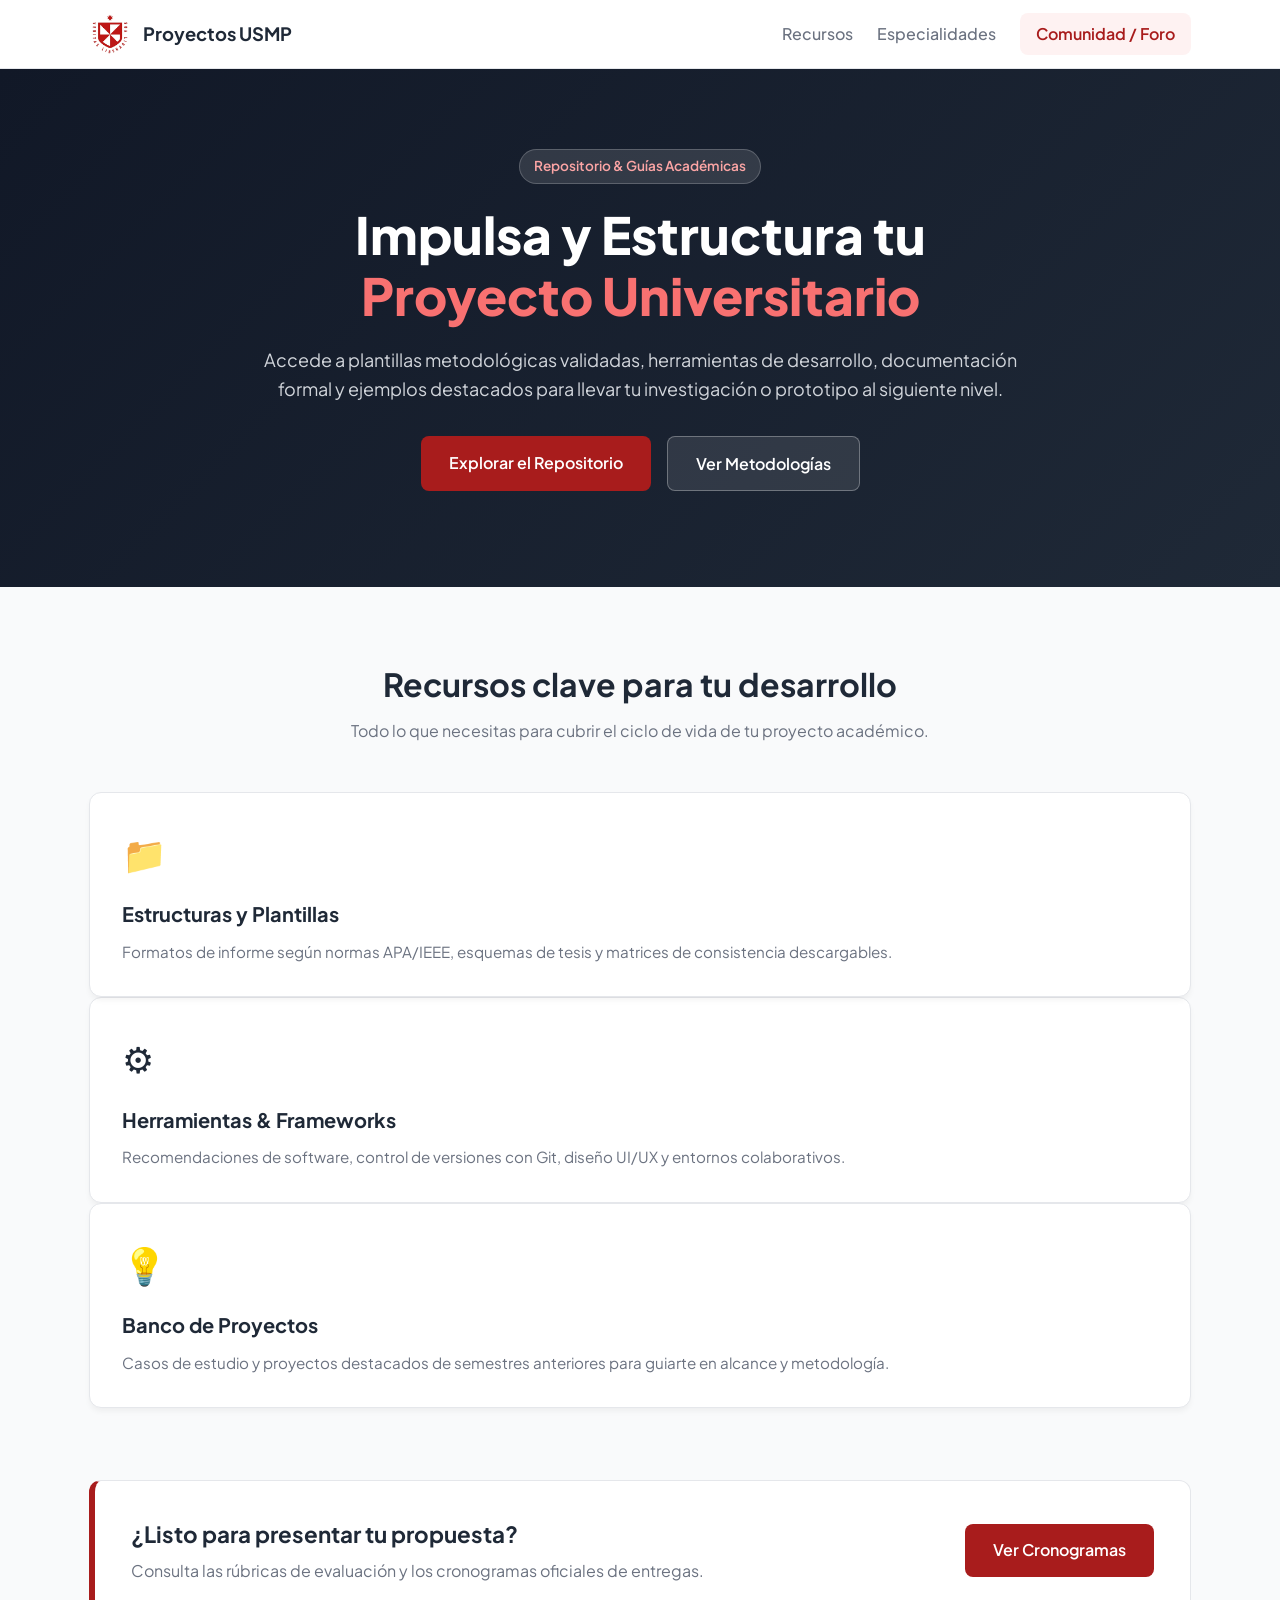
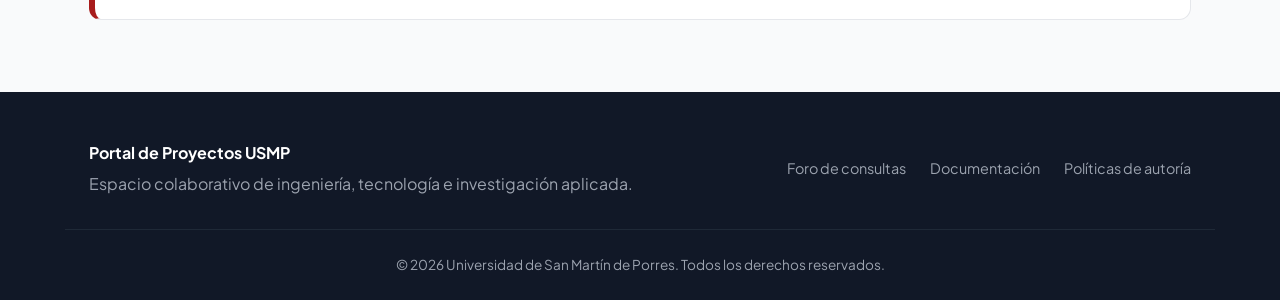
<file: index.html>
<!DOCTYPE html>
<html lang="es">
<head>
    <meta charset="UTF-8">
    <meta name="viewport" content="width=device-width, initial-scale=1.0">
    <title>Portal de Proyectos Universitarios | USMP</title>
    <!-- Google Fonts para tipografía moderna -->
    <link rel="preconnect" href="https://fonts.googleapis.com">
    <link rel="preconnect" href="https://fonts.gstatic.com" crossorigin>
    <link href="https://fonts.googleapis.com/css2?family=Plus+Jakarta+Sans:wght@400;500;600;700;800&display=swap" rel="stylesheet">
    <link rel="stylesheet" href="estilos/ibsibici.css">
</head>
<body>

    <!-- Barra de navegación superior -->
    <nav class="navbar">
        <div class="nav-container">
            <a href="#" class="logo-link">
                <img src="imagenes/logo.jpg" alt="Logo USMP" class="logo-img">
                <span class="logo-text">Proyectos USMP</span>
            </a>
            <div class="nav-links">
                <a href="#recursos">Recursos</a>
                <a href="#categorias">Especialidades</a>
                <a href="foro.html" class="boton-foro">Comunidad / Foro</a>
            </div>
        </div>
    </nav>

    <!-- Sección Hero (Principal) -->
    <header class="hero">
        <div class="hero-overlay"></div>
        <div class="hero-content">
            <span class="badge">Repositorio & Guías Académicas</span>
            <h1>Impulsa y Estructura tu <span class="highlight">Proyecto Universitario</span></h1>
            <p class="descripcion">
                Accede a plantillas metodológicas validadas, herramientas de desarrollo, documentación formal y ejemplos destacados para llevar tu investigación o prototipo al siguiente nivel.
            </p>
            <div class="hero-actions">
                <a href="parte 2,1.html" class="boton boton-primary">Explorar el Repositorio</a>
                <a href="#recursos" class="boton boton-secondary">Ver Metodologías</a>
            </div>
        </div>
    </header>

    <!-- Sección de Recursos y Pilares -->
    <section id="recursos" class="seccion-cards">
        <div class="contenedor">
            <div class="seccion-header">
                <h2>Recursos clave para tu desarrollo</h2>
                <p>Todo lo que necesitas para cubrir el ciclo de vida de tu proyecto académico.</p>
            </div>

            <div class="grid-cards">
               <a href="Estructurasyplan.html" class="card-link">
                <article class="card">
                    <div class="card-icon">📁</div>
                    <h3>Estructuras y Plantillas</h3>
                    <p>Formatos de informe según normas APA/IEEE, esquemas de tesis y matrices de consistencia descargables.</p>
               </article>
              </a>
            </div>
                
                <a href="herrami.html" class="card-link">
            <article class="card">
                <div class="card-icon">⚙️</div>
                <h3>Herramientas & Frameworks</h3>
                <p>Recomendaciones de software, control de versiones con Git, diseño UI/UX y entornos colaborativos.</p>
            </article>
            </a>
                

                        <a href="banco.html" class="card-link">
            <article class="card">
                <div class="card-icon">💡</div>
                <h3>Banco de Proyectos</h3>
                <p>Casos de estudio y proyectos destacados de semestres anteriores para guiarte en alcance y metodología.</p>
            </article>
            </a>
            </div>
        </div>
    </section>

    <!-- Sección de Categorías Rápidas -->
    <section id="categorias" class="seccion-categorias">
        <div class="contenedor">
            <div class="banner-cta">
                <div class="banner-text">
                    <h2>¿Listo para presentar tu propuesta?</h2>
                    <p>Consulta las rúbricas de evaluación y los cronogramas oficiales de entregas.</p>
                </div>
                <a href="cronogramas.html" class="boton boton-primary">Ver Cronogramas</a>
            </div>
        </div>
    </section>

    <!-- Pie de página -->
    <footer class="footer">
        <div class="contenedor footer-grid">
            <div class="footer-info">
                <h4>Portal de Proyectos USMP</h4>
                <p>Espacio colaborativo de ingeniería, tecnología e investigación aplicada.</p>
            </div>
            <div class="footer-links">
                <a href="foro.html">Foro de consultas</a>
                <a href="parte2.html">Documentación</a>
                <a href="#">Políticas de autoría</a>
            </div>
        </div>
        <div class="footer-bottom">
            <p>© 2026 Universidad de San Martín de Porres. Todos los derechos reservados.</p>
        </div>
    </footer>

</body>
</html>
</file>
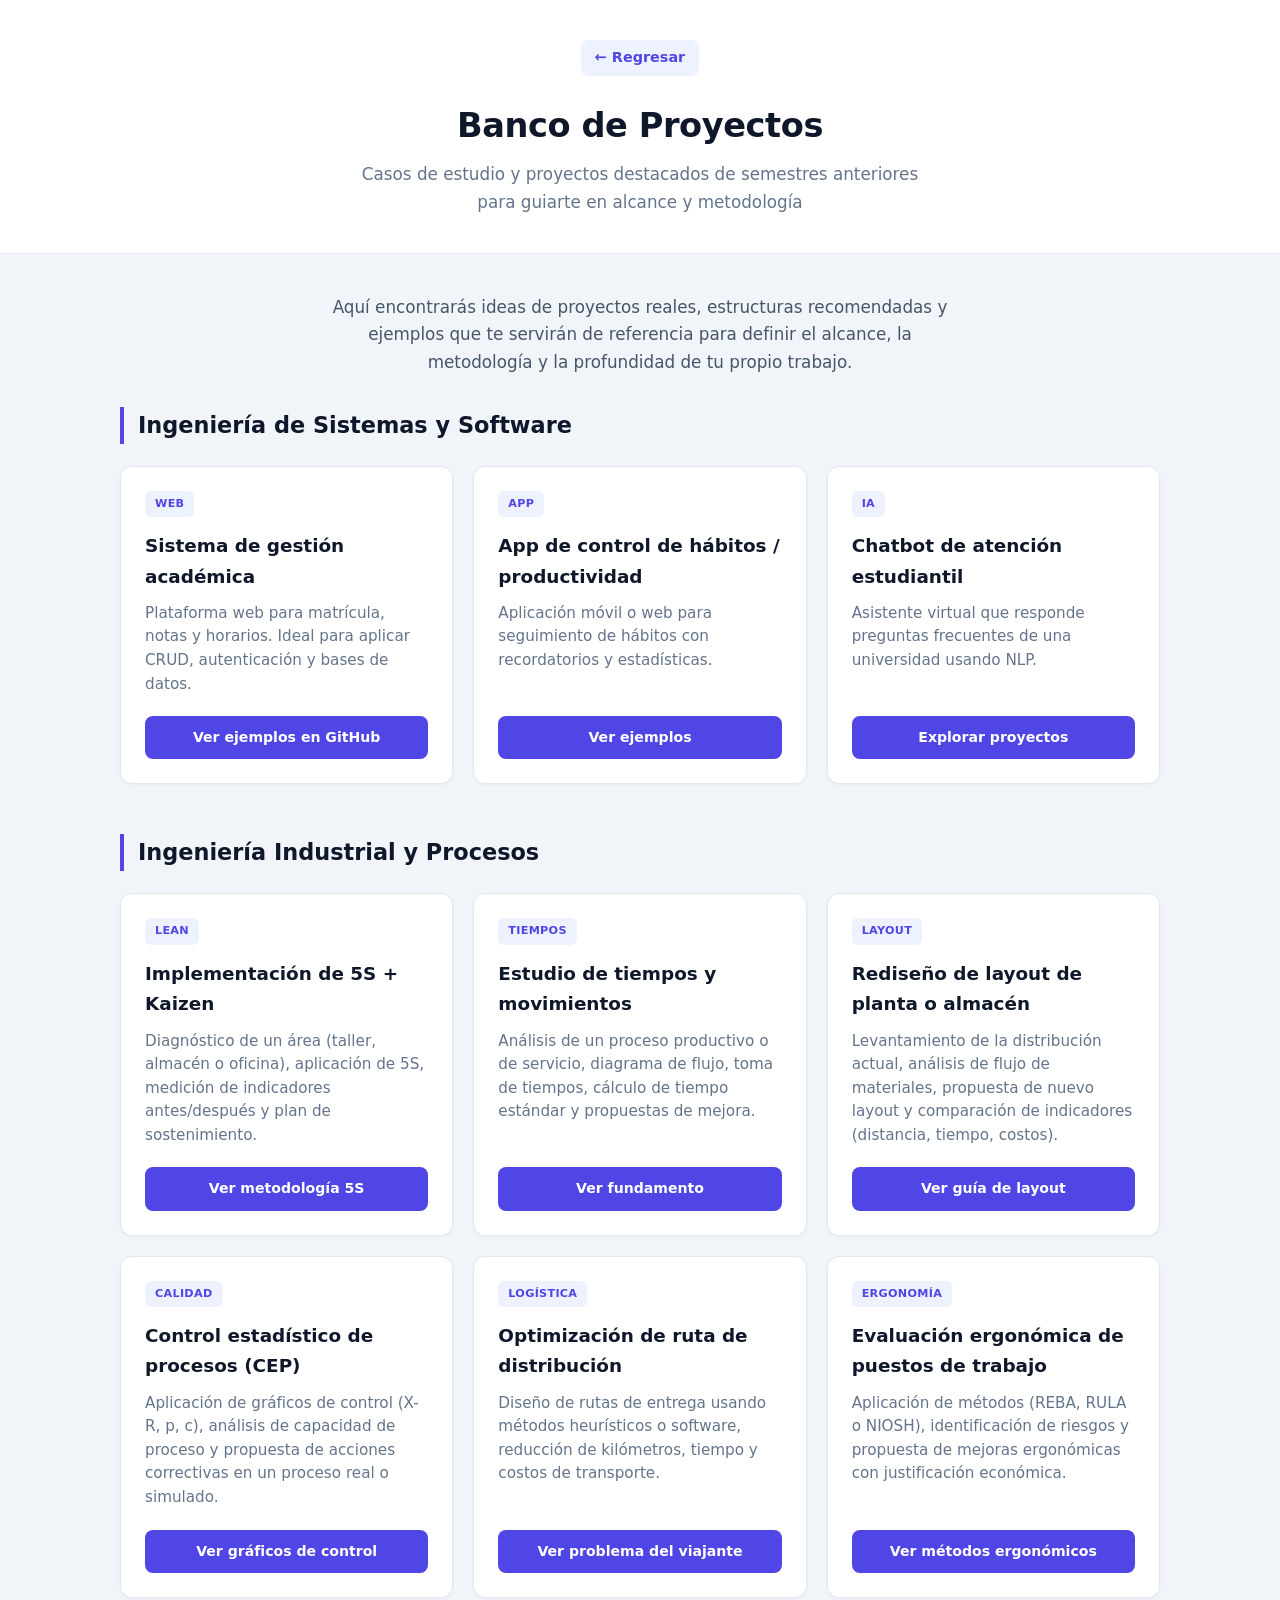
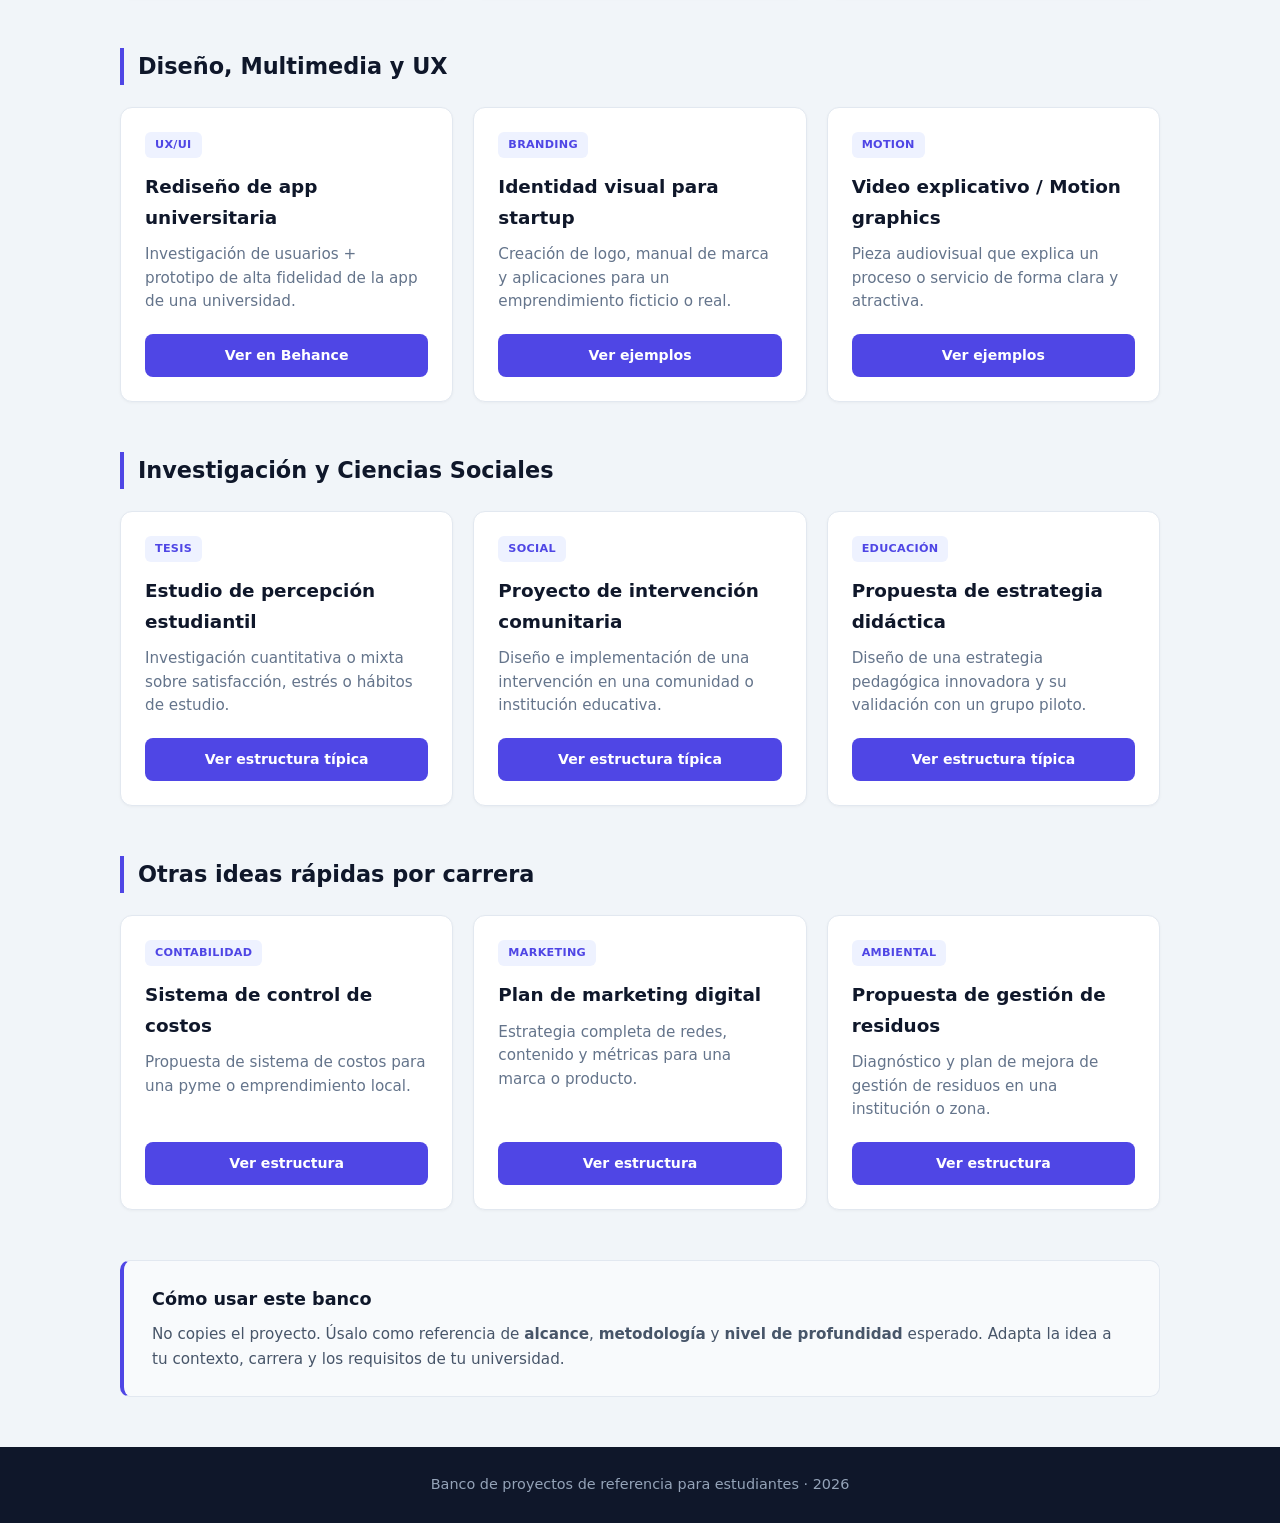
<file: banco.html>
<!DOCTYPE html>
<html lang="es">
<head>
  <meta charset="UTF-8">
  <meta name="viewport" content="width=device-width, initial-scale=1.0">
  <title>Banco de Proyectos</title>
  <link rel="stylesheet" href="estilos/ban.css">
</head>
<body>

  <header class="header">
    <div class="container">
      <a href="javascript:history.back()" class="btn-back">← Regresar</a>
      <h1>Banco de Proyectos</h1>
      <p>Casos de estudio y proyectos destacados de semestres anteriores para guiarte en alcance y metodología</p>
    </div>
  </header>

  <main class="container">

    <section class="intro">
      <p>
        Aquí encontrarás ideas de proyectos reales, estructuras recomendadas y ejemplos 
        que te servirán de referencia para definir el alcance, la metodología y la profundidad de tu propio trabajo.
      </p>
    </section>

    <!-- Ingeniería de Sistemas / Software -->
    <section class="section">
      <h2>Ingeniería de Sistemas y Software</h2>
      <div class="grid">

        <article class="card">
          <span class="badge">Web</span>
          <h3>Sistema de gestión académica</h3>
          <p>Plataforma web para matrícula, notas y horarios. Ideal para aplicar CRUD, autenticación y bases de datos.</p>
          <a href="https://github.com/topics/student-management-system" target="_blank" rel="noopener" class="btn">Ver ejemplos en GitHub</a>
        </article>

        <article class="card">
          <span class="badge">App</span>
          <h3>App de control de hábitos / productividad</h3>
          <p>Aplicación móvil o web para seguimiento de hábitos con recordatorios y estadísticas.</p>
          <a href="https://github.com/topics/habit-tracker" target="_blank" rel="noopener" class="btn">Ver ejemplos</a>
        </article>

        <article class="card">
          <span class="badge">IA</span>
          <h3>Chatbot de atención estudiantil</h3>
          <p>Asistente virtual que responde preguntas frecuentes de una universidad usando NLP.</p>
          <a href="https://github.com/topics/chatbot" target="_blank" rel="noopener" class="btn">Explorar proyectos</a>
        </article>

      </div>
    </section>

    <!-- Ingeniería Industrial / Procesos -->
    <!-- Ingeniería Industrial / Procesos -->
<section class="section">
  <h2>Ingeniería Industrial y Procesos</h2>
  <div class="grid">

    <article class="card">
      <span class="badge">Lean</span>
      <h3>Implementación de 5S + Kaizen</h3>
      <p>
        Diagnóstico de un área (taller, almacén o oficina), aplicación de 5S, 
        medición de indicadores antes/después y plan de sostenimiento.
      </p>
      <a href="https://www.lean.org/lexicon-terms/5s/" target="_blank" rel="noopener" class="btn">Ver metodología 5S</a>
    </article>

    <article class="card">
      <span class="badge">Tiempos</span>
      <h3>Estudio de tiempos y movimientos</h3>
      <p>
        Análisis de un proceso productivo o de servicio, diagrama de flujo, 
        toma de tiempos, cálculo de tiempo estándar y propuestas de mejora.
      </p>
      <a href="https://es.wikipedia.org/wiki/Estudio_de_tiempos" target="_blank" rel="noopener" class="btn">Ver fundamento</a>
    </article>

    <article class="card">
      <span class="badge">Layout</span>
      <h3>Rediseño de layout de planta o almacén</h3>
      <p>
        Levantamiento de la distribución actual, análisis de flujo de materiales, 
        propuesta de nuevo layout y comparación de indicadores (distancia, tiempo, costos).
      </p>
      <a href="https://www.ingenieriaindustrialonline.com/diseno-de-plantas/" target="_blank" rel="noopener" class="btn">Ver guía de layout</a>
    </article>

    <article class="card">
      <span class="badge">Calidad</span>
      <h3>Control estadístico de procesos (CEP)</h3>
      <p>
        Aplicación de gráficos de control (X-R, p, c), análisis de capacidad de proceso 
        y propuesta de acciones correctivas en un proceso real o simulado.
      </p>
      <a href="https://asq.org/quality-resources/control-chart" target="_blank" rel="noopener" class="btn">Ver gráficos de control</a>
    </article>

    <article class="card">
      <span class="badge">Logística</span>
      <h3>Optimización de ruta de distribución</h3>
      <p>
        Diseño de rutas de entrega usando métodos heurísticos o software, 
        reducción de kilómetros, tiempo y costos de transporte.
      </p>
      <a href="https://es.wikipedia.org/wiki/Problema_del_viajante" target="_blank" rel="noopener" class="btn">Ver problema del viajante</a>
    </article>

    <article class="card">
      <span class="badge">Ergonomía</span>
      <h3>Evaluación ergonómica de puestos de trabajo</h3>
      <p>
        Aplicación de métodos (REBA, RULA o NIOSH), identificación de riesgos 
        y propuesta de mejoras ergonómicas con justificación económica.
      </p>
      <a href="https://www.insst.es/el-instituto" target="_blank" rel="noopener" class="btn">Ver métodos ergonómicos</a>
    </article>

  </div>
</section>

    <!-- Diseño / Multimedia -->
    <section class="section">
      <h2>Diseño, Multimedia y UX</h2>
      <div class="grid">

        <article class="card">
          <span class="badge">UX/UI</span>
          <h3>Rediseño de app universitaria</h3>
          <p>Investigación de usuarios + prototipo de alta fidelidad de la app de una universidad.</p>
          <a href="https://www.behance.net/search/projects?search=university%20app" target="_blank" rel="noopener" class="btn">Ver en Behance</a>
        </article>

        <article class="card">
          <span class="badge">Branding</span>
          <h3>Identidad visual para startup</h3>
          <p>Creación de logo, manual de marca y aplicaciones para un emprendimiento ficticio o real.</p>
          <a href="https://www.behance.net/search/projects?search=branding" target="_blank" rel="noopener" class="btn">Ver ejemplos</a>
        </article>

        <article class="card">
          <span class="badge">Motion</span>
          <h3>Video explicativo / Motion graphics</h3>
          <p>Pieza audiovisual que explica un proceso o servicio de forma clara y atractiva.</p>
          <a href="https://www.behance.net/search/projects?search=motion%20graphics" target="_blank" rel="noopener" class="btn">Ver ejemplos</a>
        </article>

      </div>
    </section>

    <!-- Investigación / Ciencias Sociales -->
    <section class="section">
      <h2>Investigación y Ciencias Sociales</h2>
      <div class="grid">

        <article class="card">
          <span class="badge">Tesis</span>
          <h3>Estudio de percepción estudiantil</h3>
          <p>Investigación cuantitativa o mixta sobre satisfacción, estrés o hábitos de estudio.</p>
          <a href="#" class="btn">Ver estructura típica</a>
        </article>

        <article class="card">
          <span class="badge">Social</span>
          <h3>Proyecto de intervención comunitaria</h3>
          <p>Diseño e implementación de una intervención en una comunidad o institución educativa.</p>
          <a href="#" class="btn">Ver estructura típica</a>
        </article>

        <article class="card">
          <span class="badge">Educación</span>
          <h3>Propuesta de estrategia didáctica</h3>
          <p>Diseño de una estrategia pedagógica innovadora y su validación con un grupo piloto.</p>
          <a href="#" class="btn">Ver estructura típica</a>
        </article>

      </div>
    </section>

    <!-- Ideas rápidas -->
    <section class="section">
      <h2>Otras ideas rápidas por carrera</h2>
      <div class="grid">

        <article class="card">
          <span class="badge">Contabilidad</span>
          <h3>Sistema de control de costos</h3>
          <p>Propuesta de sistema de costos para una pyme o emprendimiento local.</p>
          <a href="#" class="btn">Ver estructura</a>
        </article>

        <article class="card">
          <span class="badge">Marketing</span>
          <h3>Plan de marketing digital</h3>
          <p>Estrategia completa de redes, contenido y métricas para una marca o producto.</p>
          <a href="#" class="btn">Ver estructura</a>
        </article>

        <article class="card">
          <span class="badge">Ambiental</span>
          <h3>Propuesta de gestión de residuos</h3>
          <p>Diagnóstico y plan de mejora de gestión de residuos en una institución o zona.</p>
          <a href="#" class="btn">Ver estructura</a>
        </article>

      </div>
    </section>

    <section class="nota">
      <h3>Cómo usar este banco</h3>
      <p>
        No copies el proyecto. Úsalo como referencia de <strong>alcance</strong>, 
        <strong>metodología</strong> y <strong>nivel de profundidad</strong> esperado. 
        Adapta la idea a tu contexto, carrera y los requisitos de tu universidad.
      </p>
    </section>

  </main>

  <footer class="footer">
    <div class="container">
      <p>Banco de proyectos de referencia para estudiantes · 2026</p>
    </div>
  </footer>

</body>
</html>
</file>
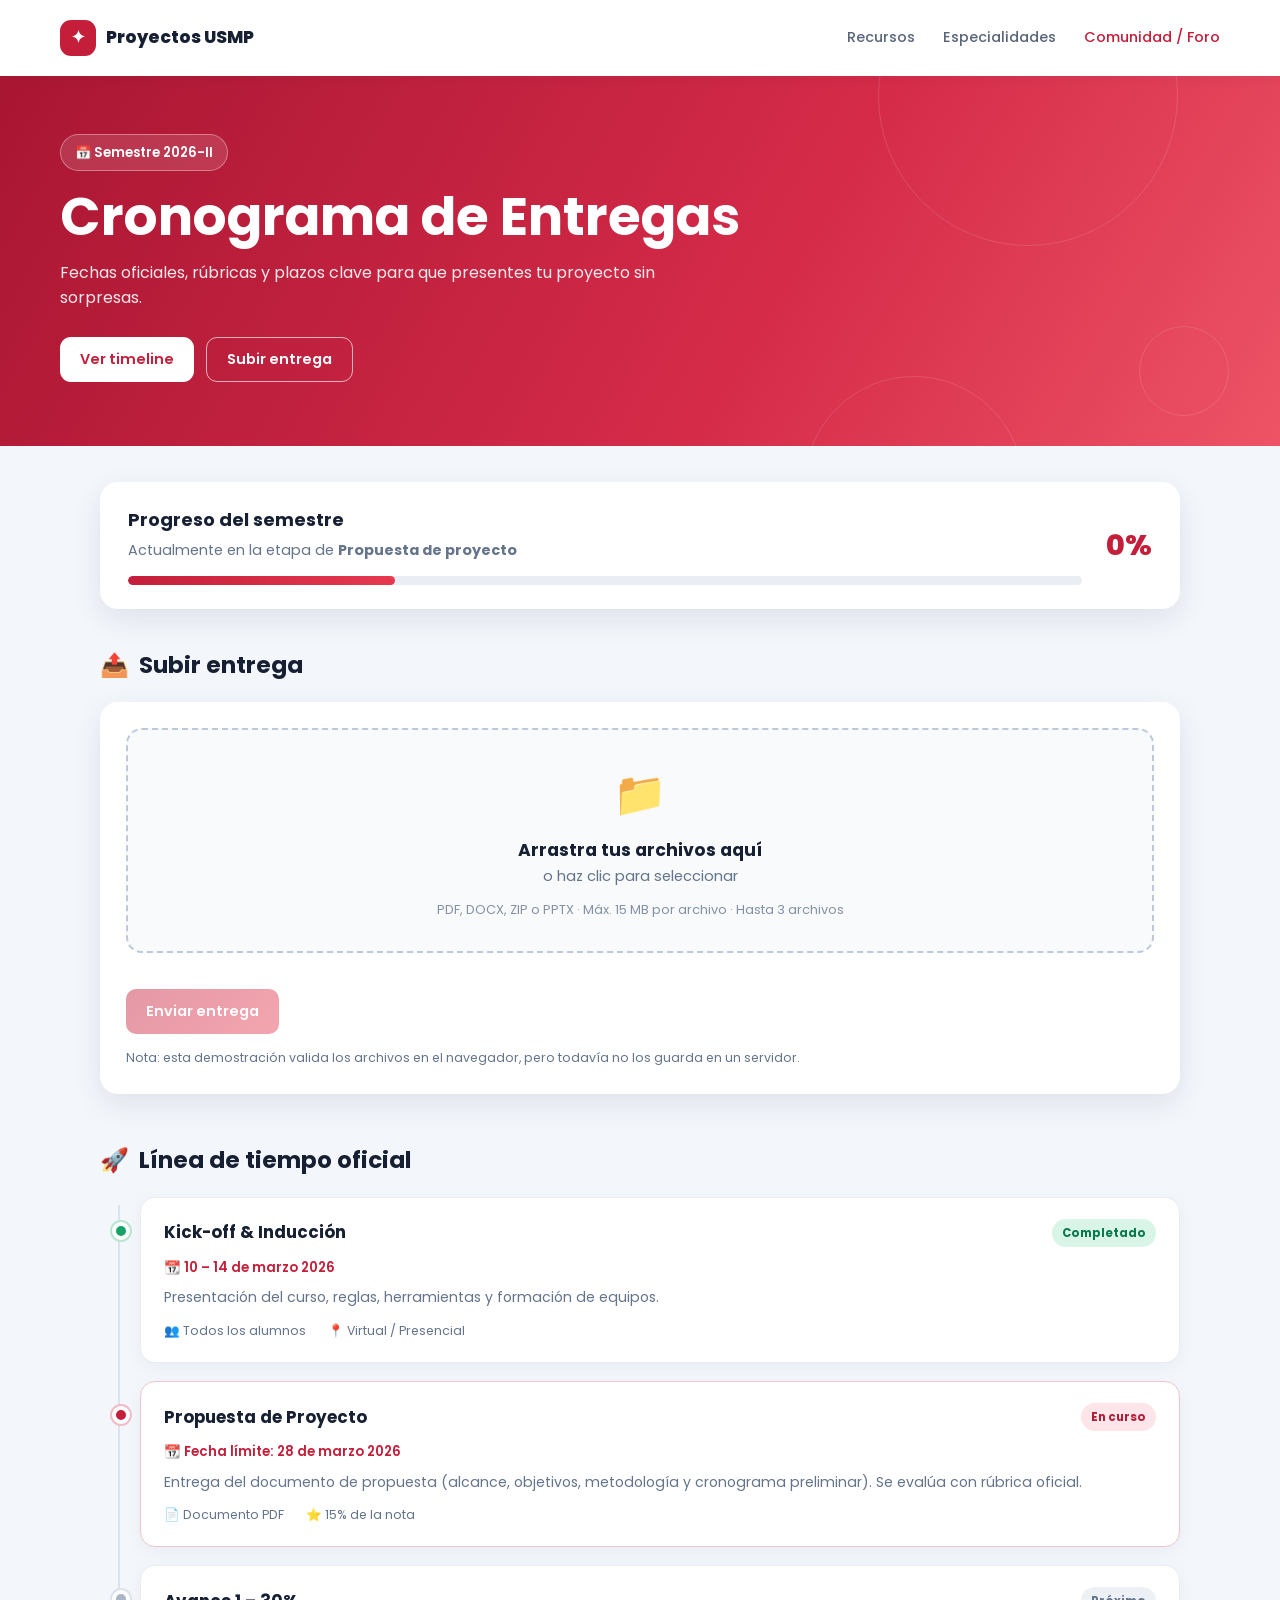
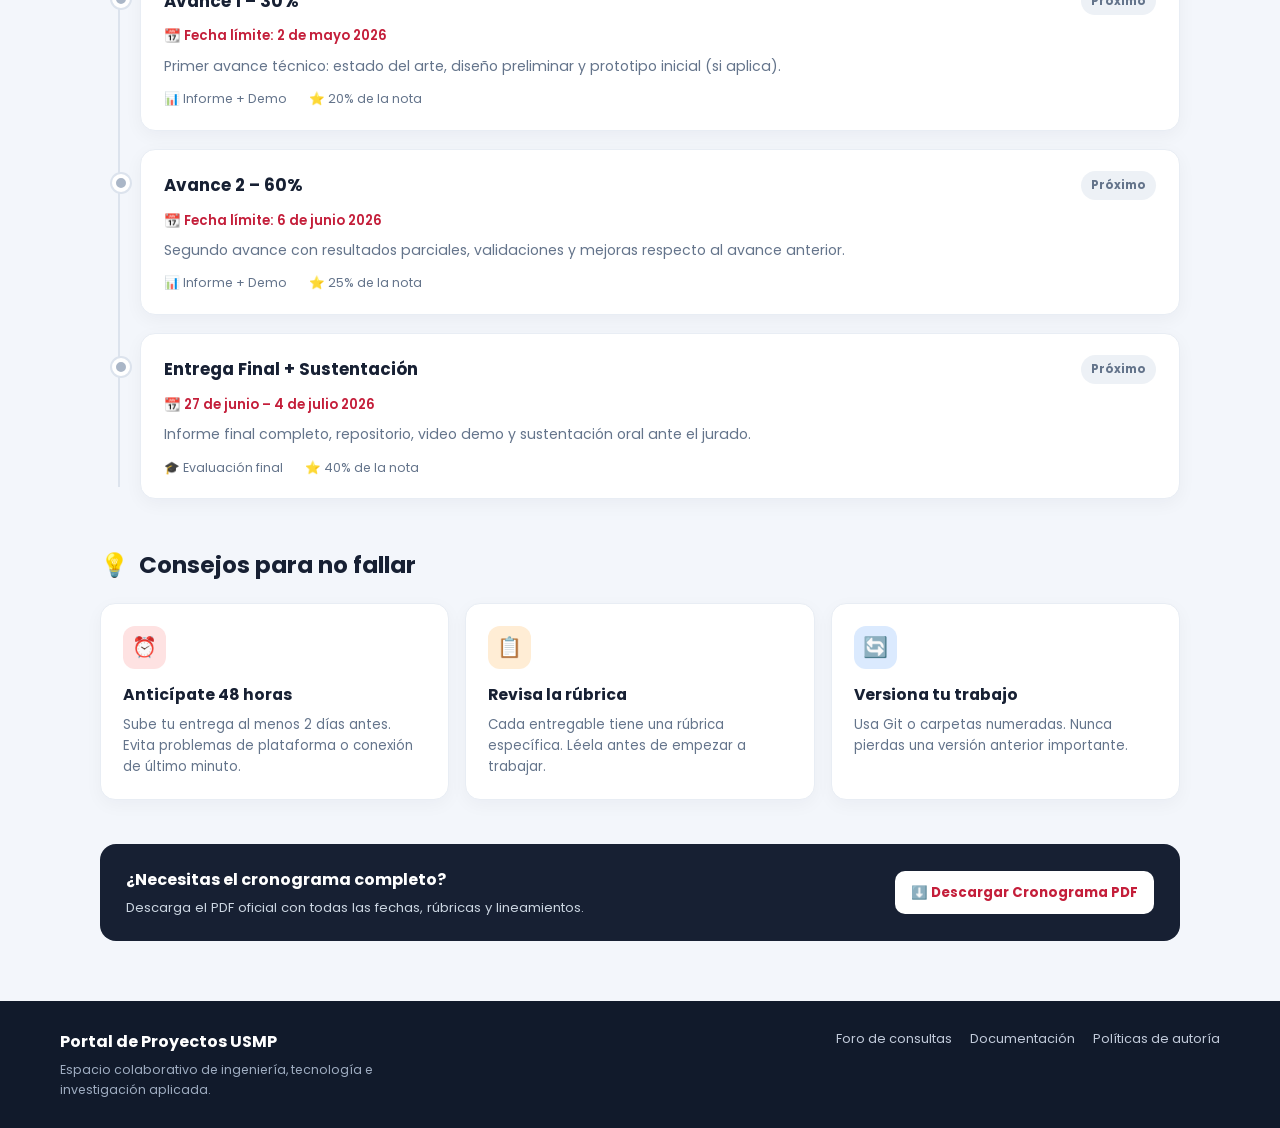
<file: cronogramas.html>
<!DOCTYPE html>
<html lang="es">
<head>
  <meta charset="UTF-8">
  <meta name="viewport" content="width=device-width, initial-scale=1.0">
  <meta name="description" content="Cronograma de entregas del portal de Proyectos USMP">
  <title>Cronogramas | Proyectos USMP</title>
  <link rel="preconnect" href="https://fonts.googleapis.com">
  <link rel="preconnect" href="https://fonts.gstatic.com" crossorigin>
  <link href="https://fonts.googleapis.com/css2?family=Poppins:wght@400;500;600;700;800&display=swap" rel="stylesheet">
  <link rel="stylesheet" href="estilos/cronogramas.css">
</head>
<body>
  <header class="site-header">
    <div class="header-inner">
      <a href="index.html" class="logo">
        <span class="logo-icon">✦</span>
        <span>Proyectos USMP</span>
      </a>
      <nav class="main-nav" aria-label="Navegación principal">
        <a href="index.html#recursos">Recursos</a>
        <a href="#">Especialidades</a>
        <a href="#" class="active">Comunidad / Foro</a>
      </nav>
    </div>
  </header>

  <section class="hero">
    <div class="hero-shape shape-1"></div>
    <div class="hero-shape shape-2"></div>
    <div class="hero-shape shape-3"></div>
    <div class="hero-content">
      <div class="hero-badge">📅 Semestre 2026-II</div>
      <h1>Cronograma de Entregas</h1>
      <p>Fechas oficiales, rúbricas y plazos clave para que presentes tu proyecto sin sorpresas.</p>
      <div class="hero-actions">
        <a href="#timeline" class="btn btn-white">Ver timeline</a>
        <a href="#subir" class="btn btn-outline">Subir entrega</a>
      </div>
    </div>
  </section>

  <main class="container">
    <section class="progress-card" aria-label="Progreso del semestre">
      <div class="progress-info">
        <h2>Progreso del semestre</h2>
        <p>Actualmente en la etapa de <strong>Propuesta de proyecto</strong></p>
        <div class="progress-bar-wrap"><div class="progress-bar"></div></div>
      </div>
      <div class="progress-percent">0%</div>
    </section>

    <section aria-labelledby="upload-title">
      <div class="section-header" id="subir">
        <h2 id="upload-title"><span>📤</span> Subir entrega</h2>
      </div>

      <div class="upload-card">
        <label class="upload-zone" id="uploadZone" for="fileInput">
          <span class="upload-icon">📁</span>
          <strong>Arrastra tus archivos aquí</strong>
          <span>o haz clic para seleccionar</span>
          <small class="upload-hint">PDF, DOCX, ZIP o PPTX · Máx. 15 MB por archivo · Hasta 3 archivos</small>
          <input type="file" id="fileInput" multiple
            accept=".pdf,.docx,.zip,.pptx,application/pdf,application/vnd.openxmlformats-officedocument.wordprocessingml.document,application/zip,application/vnd.openxmlformats-officedocument.presentationml.presentation">
        </label>

        <div class="file-list" id="fileList" aria-live="polite"></div>
        <div class="upload-messages" id="uploadMessages" aria-live="polite"></div>

        <div class="upload-actions">
          <button type="button" class="btn-upload" id="btnUpload" disabled>Enviar entrega</button>
          <button type="button" class="btn-clear" id="btnClear" hidden>Limpiar</button>
        </div>
        <p class="upload-note">Nota: esta demostración valida los archivos en el navegador, pero todavía no los guarda en un servidor.</p>
      </div>
    </section>

    <section aria-labelledby="timeline-title">
      <div class="section-header section-spaced" id="timeline">
        <h2 id="timeline-title"><span>🚀</span> Línea de tiempo oficial</h2>
      </div>

      <div class="timeline">
        <article class="timeline-item completed">
          <span class="timeline-dot"></span>
          <div class="timeline-card">
            <div class="card-top">
              <h3 class="card-title">Kick-off &amp; Inducción</h3>
              <span class="badge badge-done">Completado</span>
            </div>
            <div class="card-date">📆 10 – 14 de marzo 2026</div>
            <p class="card-desc">Presentación del curso, reglas, herramientas y formación de equipos.</p>
            <div class="card-meta"><span>👥 Todos los alumnos</span><span>📍 Virtual / Presencial</span></div>
          </div>
        </article>

        <article class="timeline-item current">
          <span class="timeline-dot"></span>
          <div class="timeline-card">
            <div class="card-top">
              <h3 class="card-title">Propuesta de Proyecto</h3>
              <span class="badge badge-current">En curso</span>
            </div>
            <div class="card-date">📆 Fecha límite: 28 de marzo 2026</div>
            <p class="card-desc">Entrega del documento de propuesta (alcance, objetivos, metodología y cronograma preliminar). Se evalúa con rúbrica oficial.</p>
            <div class="card-meta"><span>📄 Documento PDF</span><span>⭐ 15% de la nota</span></div>
          </div>
        </article>

        <article class="timeline-item">
          <span class="timeline-dot"></span>
          <div class="timeline-card">
            <div class="card-top">
              <h3 class="card-title">Avance 1 – 30%</h3>
              <span class="badge badge-upcoming">Próximo</span>
            </div>
            <div class="card-date">📆 Fecha límite: 2 de mayo 2026</div>
            <p class="card-desc">Primer avance técnico: estado del arte, diseño preliminar y prototipo inicial (si aplica).</p>
            <div class="card-meta"><span>📊 Informe + Demo</span><span>⭐ 20% de la nota</span></div>
          </div>
        </article>

        <article class="timeline-item">
          <span class="timeline-dot"></span>
          <div class="timeline-card">
            <div class="card-top">
              <h3 class="card-title">Avance 2 – 60%</h3>
              <span class="badge badge-upcoming">Próximo</span>
            </div>
            <div class="card-date">📆 Fecha límite: 6 de junio 2026</div>
            <p class="card-desc">Segundo avance con resultados parciales, validaciones y mejoras respecto al avance anterior.</p>
            <div class="card-meta"><span>📊 Informe + Demo</span><span>⭐ 25% de la nota</span></div>
          </div>
        </article>

        <article class="timeline-item">
          <span class="timeline-dot"></span>
          <div class="timeline-card">
            <div class="card-top">
              <h3 class="card-title">Entrega Final + Sustentación</h3>
              <span class="badge badge-upcoming">Próximo</span>
            </div>
            <div class="card-date">📆 27 de junio – 4 de julio 2026</div>
            <p class="card-desc">Informe final completo, repositorio, video demo y sustentación oral ante el jurado.</p>
            <div class="card-meta"><span>🎓 Evaluación final</span><span>⭐ 40% de la nota</span></div>
          </div>
        </article>
      </div>
    </section>

    <section aria-labelledby="tips-title">
      <div class="section-header section-spaced">
        <h2 id="tips-title"><span>💡</span> Consejos para no fallar</h2>
      </div>
      <div class="tips">
        <article class="tip-card">
          <div class="tip-icon red">⏰</div>
          <h3>Anticípate 48 horas</h3>
          <p>Sube tu entrega al menos 2 días antes. Evita problemas de plataforma o conexión de último minuto.</p>
        </article>
        <article class="tip-card">
          <div class="tip-icon orange">📋</div>
          <h3>Revisa la rúbrica</h3>
          <p>Cada entregable tiene una rúbrica específica. Léela antes de empezar a trabajar.</p>
        </article>
        <article class="tip-card">
          <div class="tip-icon blue">🔄</div>
          <h3>Versiona tu trabajo</h3>
          <p>Usa Git o carpetas numeradas. Nunca pierdas una versión anterior importante.</p>
        </article>
      </div>
    </section>

    <section class="download-bar" id="descargas">
      <div>
        <h3>¿Necesitas el cronograma completo?</h3>
        <p>Descarga el PDF oficial con todas las fechas, rúbricas y lineamientos.</p>
      </div>
      <a href="#" class="btn-download">⬇️ Descargar Cronograma PDF</a>
    </section>
  </main>

  <footer class="site-footer">
    <div class="footer-inner">
      <div class="footer-brand">
        Portal de Proyectos USMP
        <span>Espacio colaborativo de ingeniería, tecnología e investigación aplicada.</span>
      </div>
      <div class="footer-links">
        <a href="#">Foro de consultas</a>
        <a href="#">Documentación</a>
        <a href="#">Políticas de autoría</a>
      </div>
    </div>
  </footer>

  <script src="estilos/cronogramas.js"></script>
</body>
</html>
</file>
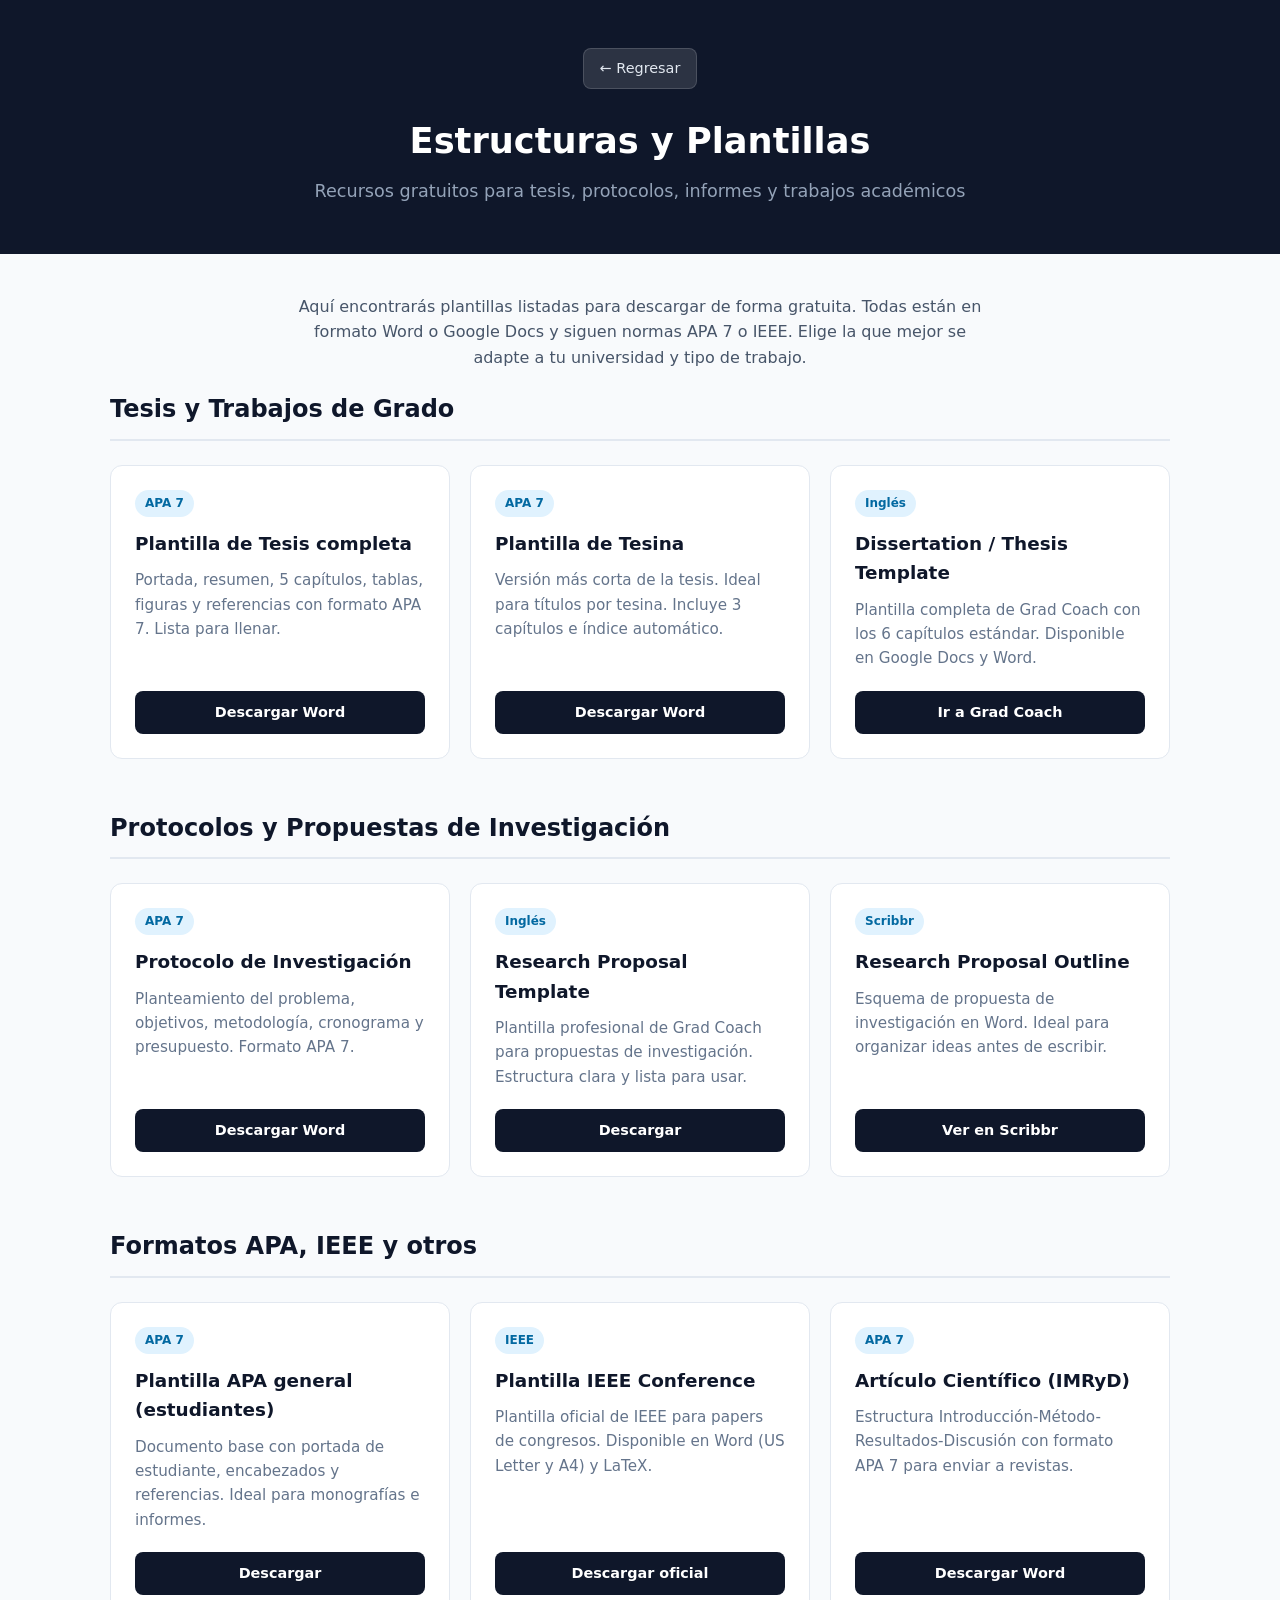
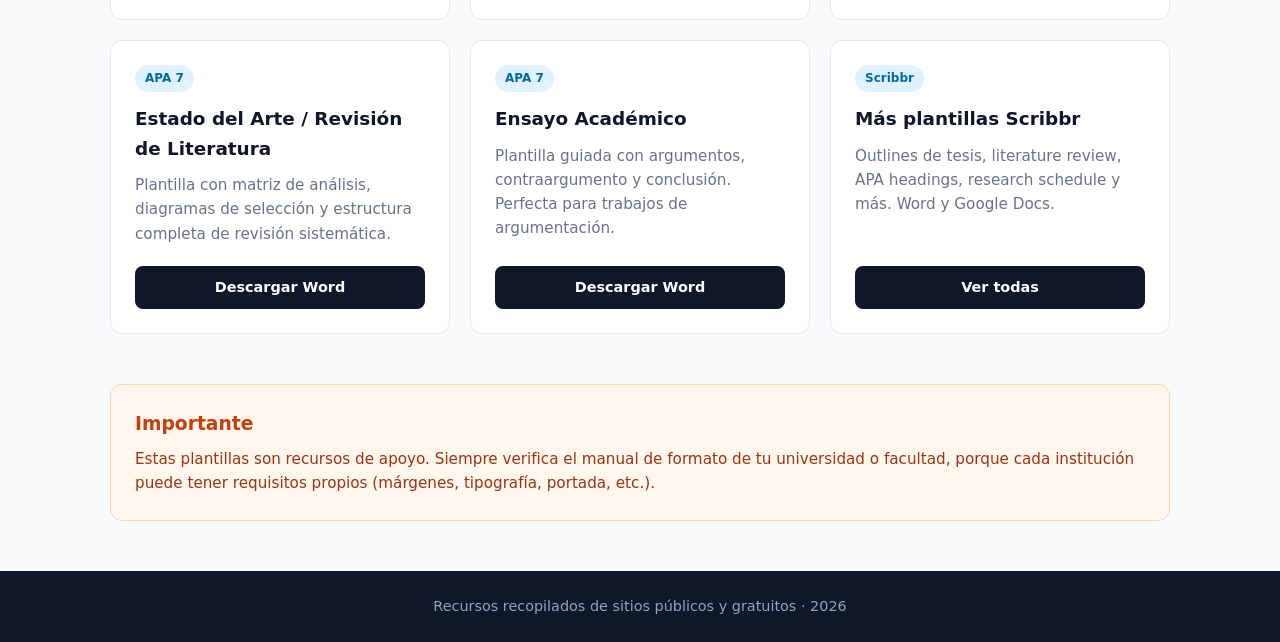
<file: Estructurasyplan.html>
<!DOCTYPE html>
<html lang="es">
<head>
  <meta charset="UTF-8">
  <meta name="viewport" content="width=device-width, initial-scale=1.0">
  <title>Estructuras y Plantillas Universitarias</title>
  <link rel="stylesheet" href="estilos/estruct.css">
</head>
<body>
    <header class="header">
  <div class="container">
    <a href="index.html" class="btn-back">← Regresar</a>
    <h1>Estructuras y Plantillas</h1>
    <p>Recursos gratuitos para tesis, protocolos, informes y trabajos académicos</p>
  </div>
</header>
  <main class="container">

    <!-- Introducción -->
    <section class="intro">
      <p>
        Aquí encontrarás plantillas listadas para descargar de forma gratuita. 
        Todas están en formato Word o Google Docs y siguen normas APA 7 o IEEE. 
        Elige la que mejor se adapte a tu universidad y tipo de trabajo.
      </p>
    </section>

    <!-- Sección: Tesis y Trabajos de Grado -->
    <section class="section">
      <h2>Tesis y Trabajos de Grado</h2>
      <div class="grid">

        <article class="card">
          <span class="badge">APA 7</span>
          <h3>Plantilla de Tesis completa</h3>
          <p>Portada, resumen, 5 capítulos, tablas, figuras y referencias con formato APA 7. Lista para llenar.</p>
          <a href="https://fernandoarciniega.com/plantilla-de-tesis-en-formato-apa-7-descargala-gratis-y-lista-para-llenar/" 
             target="_blank" rel="noopener" class="btn">Descargar Word</a>
        </article>

        <article class="card">
          <span class="badge">APA 7</span>
          <h3>Plantilla de Tesina</h3>
          <p>Versión más corta de la tesis. Ideal para títulos por tesina. Incluye 3 capítulos e índice automático.</p>
          <a href="https://fernandoarciniega.com/plantilla-de-tesina-en-formato-apa-7-descargala-gratis-y-lista-para-llenar/" 
             target="_blank" rel="noopener" class="btn">Descargar Word</a>
        </article>

        <article class="card">
          <span class="badge">Inglés</span>
          <h3>Dissertation / Thesis Template</h3>
          <p>Plantilla completa de Grad Coach con los 6 capítulos estándar. Disponible en Google Docs y Word.</p>
          <a href="https://gradcoach.com/templates/" target="_blank" rel="noopener" class="btn">Ir a Grad Coach</a>
        </article>

      </div>
    </section>

    <!-- Sección: Protocolos y Propuestas -->
    <section class="section">
      <h2>Protocolos y Propuestas de Investigación</h2>
      <div class="grid">

        <article class="card">
          <span class="badge">APA 7</span>
          <h3>Protocolo de Investigación</h3>
          <p>Planteamiento del problema, objetivos, metodología, cronograma y presupuesto. Formato APA 7.</p>
          <a href="https://fernandoarciniega.com/plantilla-de-protocolo-de-investigacion-en-formato-apa-7-descargala-gratis/" 
             target="_blank" rel="noopener" class="btn">Descargar Word</a>
        </article>

        <article class="card">
          <span class="badge">Inglés</span>
          <h3>Research Proposal Template</h3>
          <p>Plantilla profesional de Grad Coach para propuestas de investigación. Estructura clara y lista para usar.</p>
          <a href="https://gradcoach.com/research-proposal-template/" target="_blank" rel="noopener" class="btn">Descargar</a>
        </article>

        <article class="card">
          <span class="badge">Scribbr</span>
          <h3>Research Proposal Outline</h3>
          <p>Esquema de propuesta de investigación en Word. Ideal para organizar ideas antes de escribir.</p>
          <a href="https://www.scribbr.com/academic-writing/free-educational-templates/" target="_blank" rel="noopener" class="btn">Ver en Scribbr</a>
        </article>

      </div>
    </section>

    <!-- Sección: Formatos y Estilos -->
    <section class="section">
      <h2>Formatos APA, IEEE y otros</h2>
      <div class="grid">

        <article class="card">
          <span class="badge">APA 7</span>
          <h3>Plantilla APA general (estudiantes)</h3>
          <p>Documento base con portada de estudiante, encabezados y referencias. Ideal para monografías e informes.</p>
          <a href="https://normas-apa.org/descargas/" target="_blank" rel="noopener" class="btn">Descargar</a>
        </article>

        <article class="card">
          <span class="badge">IEEE</span>
          <h3>Plantilla IEEE Conference</h3>
          <p>Plantilla oficial de IEEE para papers de congresos. Disponible en Word (US Letter y A4) y LaTeX.</p>
          <a href="https://www.ieee.org/conferences/publishing/templates" target="_blank" rel="noopener" class="btn">Descargar oficial</a>
        </article>

        <article class="card">
          <span class="badge">APA 7</span>
          <h3>Artículo Científico (IMRyD)</h3>
          <p>Estructura Introducción-Método-Resultados-Discusión con formato APA 7 para enviar a revistas.</p>
          <a href="https://fernandoarciniega.com/plantilla-de-articulo-cientifico-en-formato-apa-7-descargala-gratis/" 
             target="_blank" rel="noopener" class="btn">Descargar Word</a>
        </article>

        <article class="card">
          <span class="badge">APA 7</span>
          <h3>Estado del Arte / Revisión de Literatura</h3>
          <p>Plantilla con matriz de análisis, diagramas de selección y estructura completa de revisión sistemática.</p>
          <a href="https://fernandoarciniega.com/plantilla-de-estado-del-arte-en-formato-apa-7-descargala-gratis/" 
             target="_blank" rel="noopener" class="btn">Descargar Word</a>
        </article>

        <article class="card">
          <span class="badge">APA 7</span>
          <h3>Ensayo Académico</h3>
          <p>Plantilla guiada con argumentos, contraargumento y conclusión. Perfecta para trabajos de argumentación.</p>
          <a href="https://fernandoarciniega.com/plantilla-de-ensayo-academico-en-formato-apa-7-descargala-gratis/" 
             target="_blank" rel="noopener" class="btn">Descargar Word</a>
        </article>

        <article class="card">
          <span class="badge">Scribbr</span>
          <h3>Más plantillas Scribbr</h3>
          <p>Outlines de tesis, literature review, APA headings, research schedule y más. Word y Google Docs.</p>
          <a href="https://www.scribbr.com/academic-writing/free-educational-templates/" target="_blank" rel="noopener" class="btn">Ver todas</a>
        </article>

      </div>
    </section>

    <!-- Nota importante -->
    <section class="nota">
      <h3>Importante</h3>
      <p>
        Estas plantillas son recursos de apoyo. Siempre verifica el manual de formato de tu universidad 
        o facultad, porque cada institución puede tener requisitos propios (márgenes, tipografía, portada, etc.).
      </p>
    </section>

  </main>

  <footer class="footer">
    <div class="container">
      <p>Recursos recopilados de sitios públicos y gratuitos · 2026</p>
    </div>
  </footer>

</body>
</html>
</file>
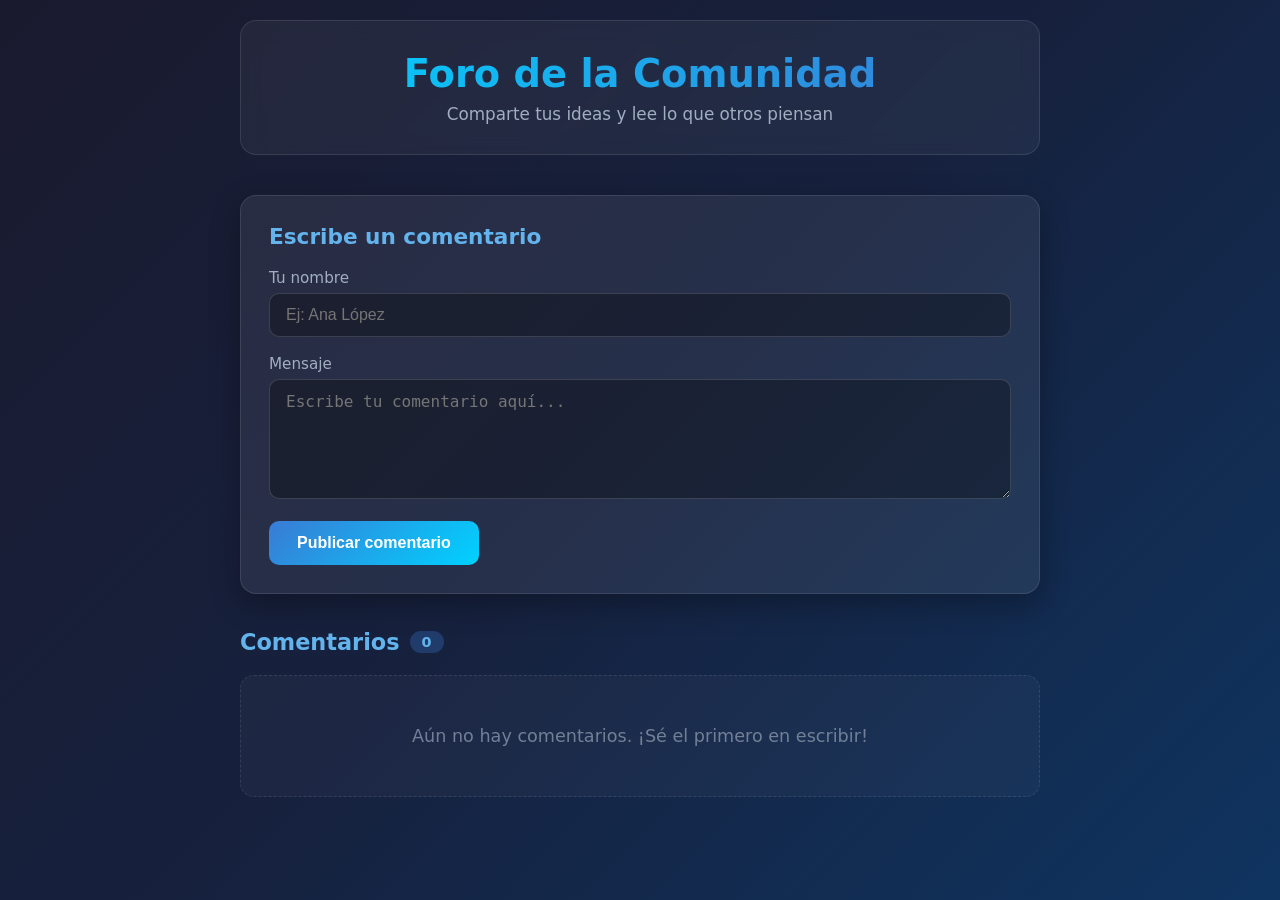
<file: foro.html>
<!DOCTYPE html>
<html lang="es">
<head>
  <meta charset="UTF-8">
  <meta name="viewport" content="width=device-width, initial-scale=1.0">
  <title>Foro Simple</title>
  <link rel="stylesheet" href="estilos/estilo2.css">
</head>
<body>
  <div class="container">
    <header>
      <h1>Foro de la Comunidad</h1>
      <p>Comparte tus ideas y lee lo que otros piensan</p>
    </header>

    <!-- Formulario para publicar -->
    <div class="form-card">
      <h2>Escribe un comentario</h2>
      <form id="commentForm">
        <div class="form-group">
          <label for="name">Tu nombre</label>
          <input type="text" id="name" placeholder="Ej: Ana López" required maxlength="40">
        </div>
        <div class="form-group">
          <label for="message">Mensaje</label>
          <textarea id="message" placeholder="Escribe tu comentario aquí..." required maxlength="1000"></textarea>
        </div>
        <button type="submit">Publicar comentario</button>
      </form>
    </div>

    <!-- Lista de comentarios -->
    <div class="comments-section">
      <h2>
        Comentarios
        <span class="comment-count" id="commentCount">0</span>
      </h2>
      <div class="comments-list" id="commentsList">
        <!-- Los comentarios se insertan aquí con JavaScript -->
      </div>
    </div>
  </div>

  <script>
    const form = document.getElementById('commentForm');
    const nameInput = document.getElementById('name');
    const messageInput = document.getElementById('message');
    const commentsList = document.getElementById('commentsList');
    const commentCount = document.getElementById('commentCount');

    // Cargar comentarios guardados
    let comments = JSON.parse(localStorage.getItem('foroComentarios')) || [];

    function saveComments() {
      localStorage.setItem('foroComentarios', JSON.stringify(comments));
    }

    function formatDate(dateStr) {
      const date = new Date(dateStr);
      return date.toLocaleString('es-ES', {
        day: '2-digit',
        month: 'short',
        year: 'numeric',
        hour: '2-digit',
        minute: '2-digit'
      });
    }

    function renderComments() {
      commentsList.innerHTML = '';

      if (comments.length === 0) {
        commentsList.innerHTML = `
          <div class="empty-state">
            <p>Aún no hay comentarios. ¡Sé el primero en escribir!</p>
          </div>
        `;
        commentCount.textContent = '0';
        return;
      }

      // Mostrar del más reciente al más antiguo
      comments.slice().reverse().forEach((comment, index) => {
        const realIndex = comments.length - 1 - index;
        const div = document.createElement('div');
        div.className = 'comment';
        div.innerHTML = `
          <div class="comment-header">
            <span class="comment-author">${escapeHtml(comment.name)}</span>
            <span class="comment-date">${formatDate(comment.date)}</span>
          </div>
          <div class="comment-body">${escapeHtml(comment.message)}</div>
          <button class="delete-btn" onclick="deleteComment(${realIndex})">Eliminar</button>
        `;
        commentsList.appendChild(div);
      });

      commentCount.textContent = comments.length;
    }

    function escapeHtml(text) {
      const div = document.createElement('div');
      div.textContent = text;
      return div.innerHTML;
    }

    function deleteComment(index) {
      if (confirm('¿Estás seguro de que quieres eliminar este comentario?')) {
        comments.splice(index, 1);
        saveComments();
        renderComments();
      }
    }

    form.addEventListener('submit', (e) => {
      e.preventDefault();

      const name = nameInput.value.trim();
      const message = messageInput.value.trim();

      if (!name || !message) return;

      comments.push({
        name: name,
        message: message,
        date: new Date().toISOString()
      });

      saveComments();
      renderComments();

      // Limpiar formulario
      nameInput.value = '';
      messageInput.value = '';
      nameInput.focus();
    });

    // Renderizar al cargar la página
    renderComments();
  </script>
</body>
</html>
</file>
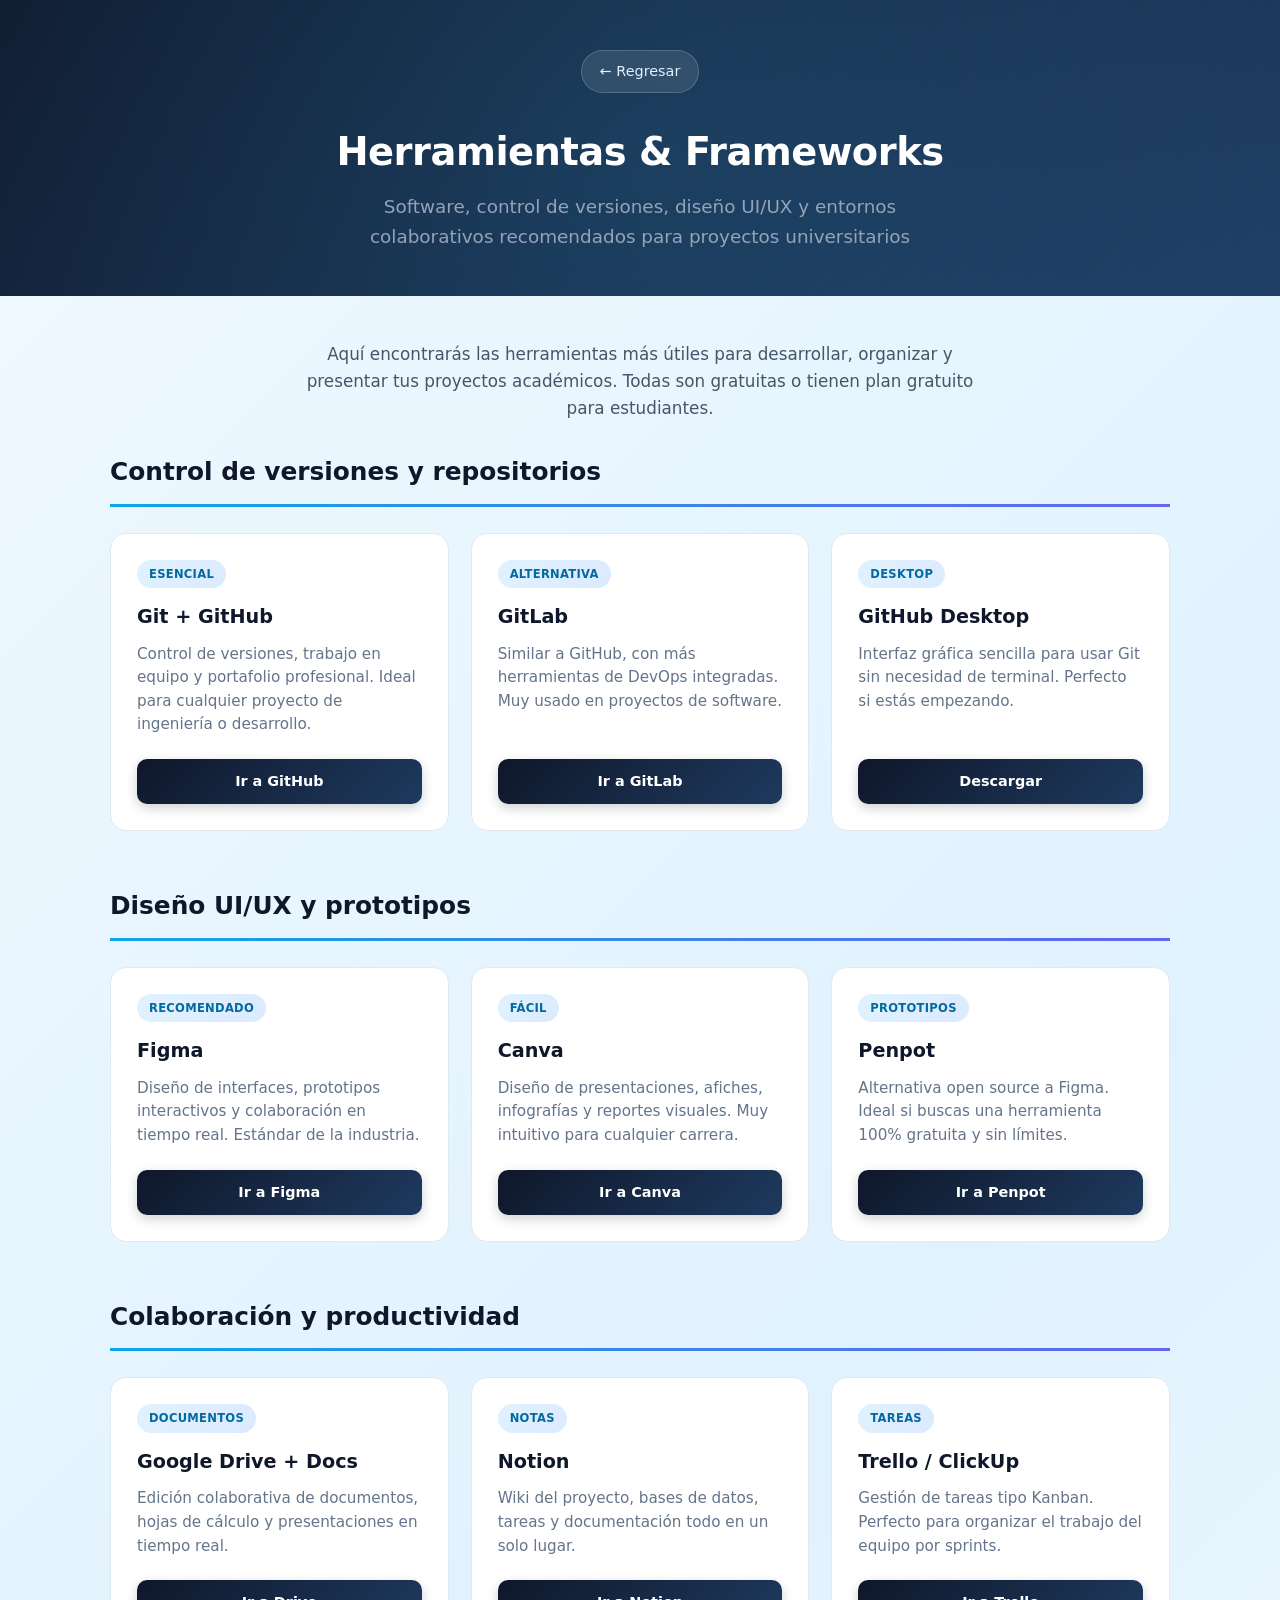
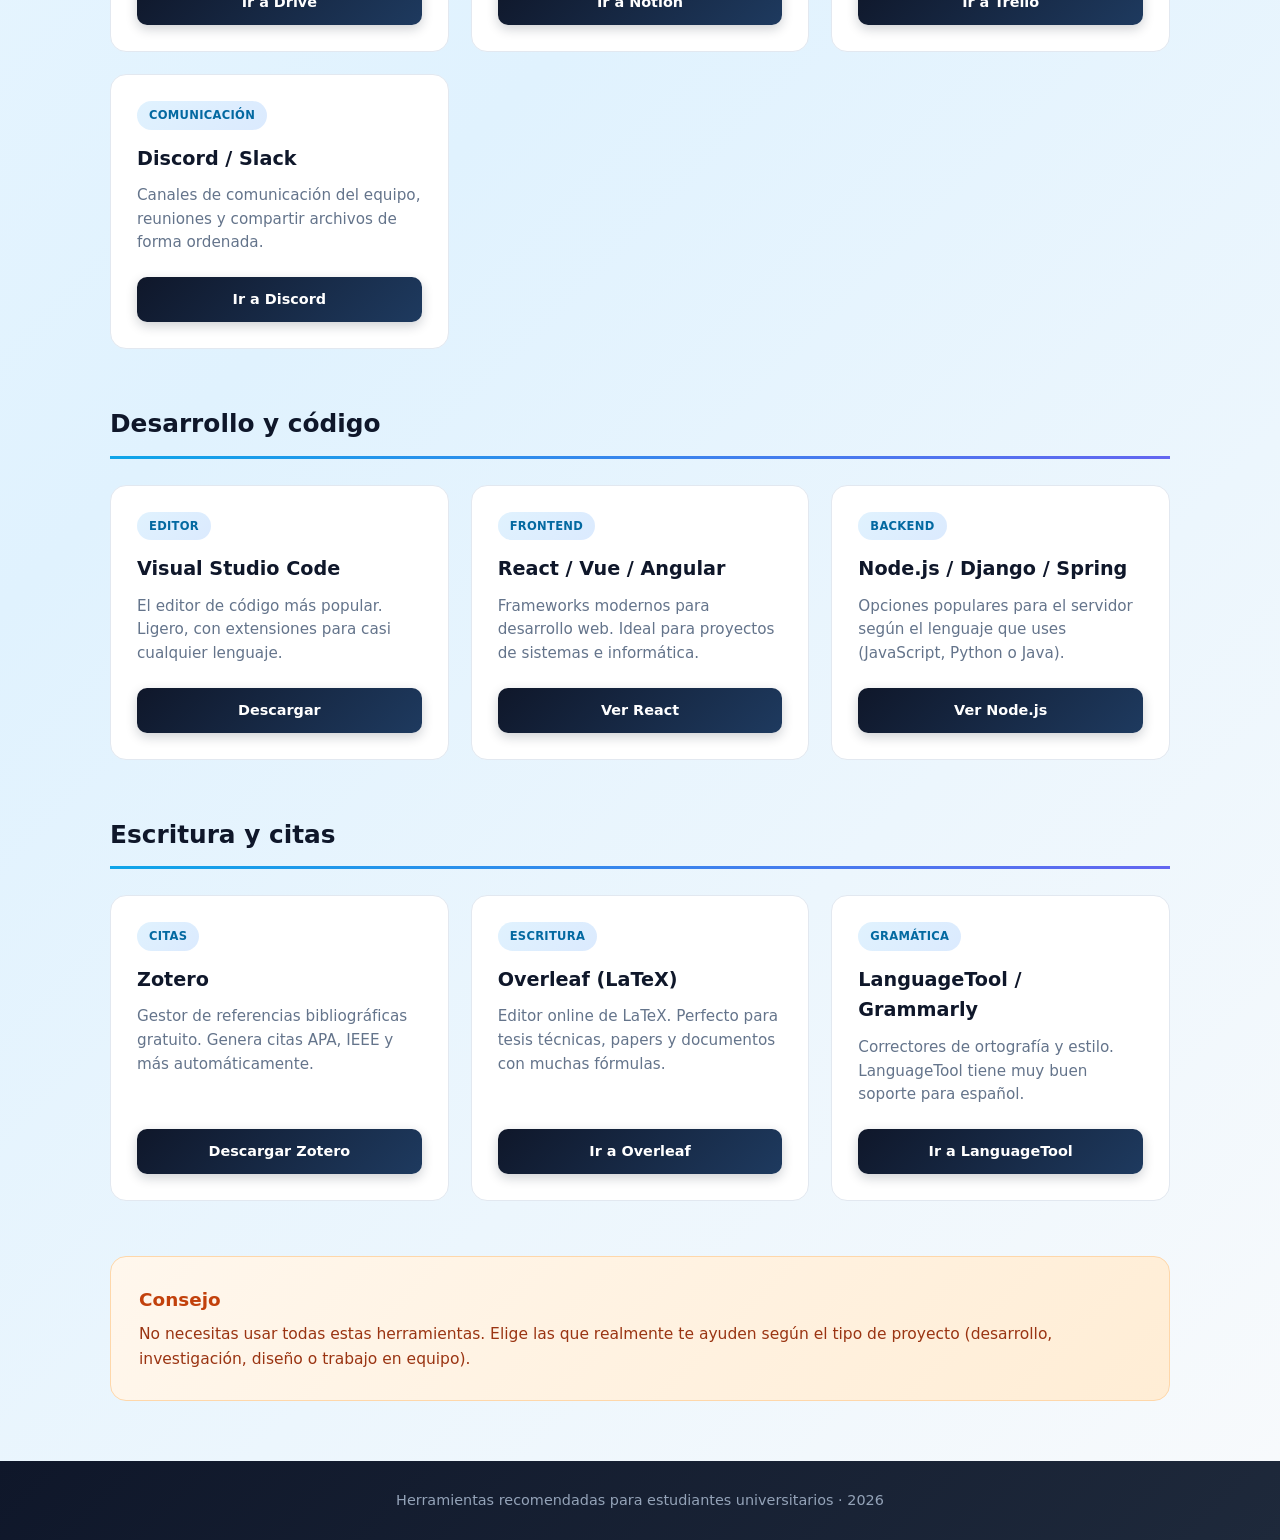
<file: herrami.html>
<!DOCTYPE html>
<html lang="es">
<head>
  <meta charset="UTF-8">
  <meta name="viewport" content="width=device-width, initial-scale=1.0">
  <title>Herramientas & Frameworks</title>
  <link rel="stylesheet" href="estilos/herrami.css">
</head>
<body>

  <header class="header">
    <div class="container">
      <a href="javascript:history.back()" class="btn-back">← Regresar</a>
      <h1>Herramientas & Frameworks</h1>
      <p>Software, control de versiones, diseño UI/UX y entornos colaborativos recomendados para proyectos universitarios</p>
    </div>
  </header>

  <main class="container">

    <section class="intro">
      <p>
        Aquí encontrarás las herramientas más útiles para desarrollar, organizar y presentar tus proyectos académicos. 
        Todas son gratuitas o tienen plan gratuito para estudiantes.
      </p>
    </section>

    <!-- Control de versiones -->
    <section class="section">
      <h2>Control de versiones y repositorios</h2>
      <div class="grid">

        <article class="card">
          <span class="badge">Esencial</span>
          <h3>Git + GitHub</h3>
          <p>Control de versiones, trabajo en equipo y portafolio profesional. Ideal para cualquier proyecto de ingeniería o desarrollo.</p>
          <a href="https://github.com" target="_blank" rel="noopener" class="btn">Ir a GitHub</a>
        </article>

        <article class="card">
          <span class="badge">Alternativa</span>
          <h3>GitLab</h3>
          <p>Similar a GitHub, con más herramientas de DevOps integradas. Muy usado en proyectos de software.</p>
          <a href="https://gitlab.com" target="_blank" rel="noopener" class="btn">Ir a GitLab</a>
        </article>

        <article class="card">
          <span class="badge">Desktop</span>
          <h3>GitHub Desktop</h3>
          <p>Interfaz gráfica sencilla para usar Git sin necesidad de terminal. Perfecto si estás empezando.</p>
          <a href="https://desktop.github.com" target="_blank" rel="noopener" class="btn">Descargar</a>
        </article>

      </div>
    </section>

    <!-- Diseño UI/UX -->
    <section class="section">
      <h2>Diseño UI/UX y prototipos</h2>
      <div class="grid">

        <article class="card">
          <span class="badge">Recomendado</span>
          <h3>Figma</h3>
          <p>Diseño de interfaces, prototipos interactivos y colaboración en tiempo real. Estándar de la industria.</p>
          <a href="https://www.figma.com" target="_blank" rel="noopener" class="btn">Ir a Figma</a>
        </article>

        <article class="card">
          <span class="badge">Fácil</span>
          <h3>Canva</h3>
          <p>Diseño de presentaciones, afiches, infografías y reportes visuales. Muy intuitivo para cualquier carrera.</p>
          <a href="https://www.canva.com" target="_blank" rel="noopener" class="btn">Ir a Canva</a>
        </article>

        <article class="card">
          <span class="badge">Prototipos</span>
          <h3>Penpot</h3>
          <p>Alternativa open source a Figma. Ideal si buscas una herramienta 100% gratuita y sin límites.</p>
          <a href="https://penpot.app" target="_blank" rel="noopener" class="btn">Ir a Penpot</a>
        </article>

      </div>
    </section>

    <!-- Colaboración y productividad -->
    <section class="section">
      <h2>Colaboración y productividad</h2>
      <div class="grid">

        <article class="card">
          <span class="badge">Documentos</span>
          <h3>Google Drive + Docs</h3>
          <p>Edición colaborativa de documentos, hojas de cálculo y presentaciones en tiempo real.</p>
          <a href="https://drive.google.com" target="_blank" rel="noopener" class="btn">Ir a Drive</a>
        </article>

        <article class="card">
          <span class="badge">Notas</span>
          <h3>Notion</h3>
          <p>Wiki del proyecto, bases de datos, tareas y documentación todo en un solo lugar.</p>
          <a href="https://www.notion.so" target="_blank" rel="noopener" class="btn">Ir a Notion</a>
        </article>

        <article class="card">
          <span class="badge">Tareas</span>
          <h3>Trello / ClickUp</h3>
          <p>Gestión de tareas tipo Kanban. Perfecto para organizar el trabajo del equipo por sprints.</p>
          <a href="https://trello.com" target="_blank" rel="noopener" class="btn">Ir a Trello</a>
        </article>

        <article class="card">
          <span class="badge">Comunicación</span>
          <h3>Discord / Slack</h3>
          <p>Canales de comunicación del equipo, reuniones y compartir archivos de forma ordenada.</p>
          <a href="https://discord.com" target="_blank" rel="noopener" class="btn">Ir a Discord</a>
        </article>

      </div>
    </section>

    <!-- Desarrollo -->
    <section class="section">
      <h2>Desarrollo y código</h2>
      <div class="grid">

        <article class="card">
          <span class="badge">Editor</span>
          <h3>Visual Studio Code</h3>
          <p>El editor de código más popular. Ligero, con extensiones para casi cualquier lenguaje.</p>
          <a href="https://code.visualstudio.com" target="_blank" rel="noopener" class="btn">Descargar</a>
        </article>

        <article class="card">
          <span class="badge">Frontend</span>
          <h3>React / Vue / Angular</h3>
          <p>Frameworks modernos para desarrollo web. Ideal para proyectos de sistemas e informática.</p>
          <a href="https://react.dev" target="_blank" rel="noopener" class="btn">Ver React</a>
        </article>

        <article class="card">
          <span class="badge">Backend</span>
          <h3>Node.js / Django / Spring</h3>
          <p>Opciones populares para el servidor según el lenguaje que uses (JavaScript, Python o Java).</p>
          <a href="https://nodejs.org" target="_blank" rel="noopener" class="btn">Ver Node.js</a>
        </article>

      </div>
    </section>

    <!-- Escritura académica -->
    <section class="section">
      <h2>Escritura y citas</h2>
      <div class="grid">

        <article class="card">
          <span class="badge">Citas</span>
          <h3>Zotero</h3>
          <p>Gestor de referencias bibliográficas gratuito. Genera citas APA, IEEE y más automáticamente.</p>
          <a href="https://www.zotero.org" target="_blank" rel="noopener" class="btn">Descargar Zotero</a>
        </article>

        <article class="card">
          <span class="badge">Escritura</span>
          <h3>Overleaf (LaTeX)</h3>
          <p>Editor online de LaTeX. Perfecto para tesis técnicas, papers y documentos con muchas fórmulas.</p>
          <a href="https://www.overleaf.com" target="_blank" rel="noopener" class="btn">Ir a Overleaf</a>
        </article>

        <article class="card">
          <span class="badge">Gramática</span>
          <h3>LanguageTool / Grammarly</h3>
          <p>Correctores de ortografía y estilo. LanguageTool tiene muy buen soporte para español.</p>
          <a href="https://languagetool.org" target="_blank" rel="noopener" class="btn">Ir a LanguageTool</a>
        </article>

      </div>
    </section>

    <section class="nota">
      <h3>Consejo</h3>
      <p>
        No necesitas usar todas estas herramientas. Elige las que realmente te ayuden según el tipo de proyecto 
        (desarrollo, investigación, diseño o trabajo en equipo).
      </p>
    </section>

  </main>

  <footer class="footer">
    <div class="container">
      <p>Herramientas recomendadas para estudiantes universitarios · 2026</p>
    </div>
  </footer>

</body>
</html>
</file>
<file: estilos/ibsibici.css>
:root {
    --primary: #a81c1c;       /* Rojo institucional USMP */
    --primary-dark: #7a1414;
    --primary-light: #fef2f2;
    --text-main: #1f2937;
    --text-muted: #6b7280;
    --bg-light: #f9fafb;
    --card-bg: #ffffff;
    --border-color: #e5e7eb;
    --radius: 12px;
}

* {
    margin: 0;
    padding: 0;
    box-sizing: border-box;
}

body {
    font-family: 'Plus Jakarta Sans', system-ui, -apple-system, sans-serif;
    color: var(--text-main);
    background-color: var(--bg-light);
    line-height: 1.6;
}

.contenedor {
    max-width: 1150px;
    margin: 0 auto;
    padding: 0 1.5rem;
}

/* Barra de Navegación */
.navbar {
    background: #ffffff;
    border-bottom: 1px solid var(--border-color);
    position: sticky;
    top: 0;
    z-index: 100;
}

.nav-container {
    max-width: 1150px;
    margin: 0 auto;
    padding: 0.8rem 1.5rem;
    display: flex;
    justify-content: space-between;
    align-items: center;
}

.logo-link {
    display: flex;
    align-items: center;
    gap: 0.75rem;
    text-decoration: none;
    color: var(--text-main);
    font-weight: 700;
    font-size: 1.15rem;
}

.logo-img {
    height: 42px;
    width: auto;
    border-radius: 6px;
    object-fit: contain;
}

.nav-links {
    display: flex;
    align-items: center;
    gap: 1.5rem;
}

.nav-links a:not(.boton-foro) {
    text-decoration: none;
    color: var(--text-muted);
    font-weight: 500;
    transition: color 0.2s;
}

.nav-links a:hover {
    color: var(--primary);
}

.boton-foro {
    background: var(--primary-light);
    color: var(--primary);
    padding: 0.5rem 1rem;
    border-radius: 8px;
    text-decoration: none;
    font-weight: 600;
    transition: background 0.2s, color 0.2s;
}

.boton-foro:hover {
    background: var(--primary);
    color: #ffffff;
}

/* Hero */
.hero {
    position: relative;
    padding: 5rem 1.5rem 6rem;
    background: linear-gradient(135deg, #111827 0%, #1f2937 100%);
    color: #ffffff;
    text-align: center;
}

.hero-content {
    max-width: 780px;
    margin: 0 auto;
}

.badge {
    display: inline-block;
    background: rgba(255, 255, 255, 0.12);
    border: 1px solid rgba(255, 255, 255, 0.2);
    color: #fca5a5;
    padding: 0.35rem 0.9rem;
    border-radius: 50px;
    font-size: 0.85rem;
    font-weight: 600;
    margin-bottom: 1.25rem;
}

.hero h1 {
    font-size: clamp(2rem, 4vw, 3.25rem);
    font-weight: 800;
    line-height: 1.2;
    margin-bottom: 1.25rem;
}

.hero .highlight {
    color: #f87171;
}

.hero .descripcion {
    font-size: 1.125rem;
    color: #d1d5db;
    margin-bottom: 2rem;
}

.hero-actions {
    display: flex;
    justify-content: center;
    gap: 1rem;
    flex-wrap: wrap;
}

/* Botones */
.boton {
    padding: 0.85rem 1.75rem;
    border-radius: 8px;
    font-weight: 600;
    text-decoration: none;
    transition: transform 0.15s ease, background 0.2s ease;
    display: inline-block;
}

.boton:active {
    transform: scale(0.98);
}

.boton-primary {
    background: var(--primary);
    color: #ffffff;
}

.boton-primary:hover {
    background: var(--primary-dark);
}

.boton-secondary {
    background: rgba(255, 255, 255, 0.1);
    color: #ffffff;
    border: 1px solid rgba(255, 255, 255, 0.3);
}

.boton-secondary:hover {
    background: rgba(255, 255, 255, 0.2);
}

/* Tarjetas Informativas */
.seccion-cards {
    padding: 4.5rem 0;
}

.seccion-header {
    text-align: center;
    margin-bottom: 3rem;
}

.seccion-header h2 {
    font-size: 2rem;
    font-weight: 700;
    margin-bottom: 0.5rem;
}

.seccion-header p {
    color: var(--text-muted);
}

.grid-cards {
    display: grid;
    grid-template-columns: repeat(auto-fit, minmax(280px, 1fr));
    gap: 1.75rem;
}

.card {
    background: var(--card-bg);
    border: 1px solid var(--border-color);
    padding: 2rem;
    border-radius: var(--radius);
    box-shadow: 0 4px 6px -1px rgba(0, 0, 0, 0.05);
    transition: transform 0.2s ease, box-shadow 0.2s ease;
}

.card:hover {
    transform: translateY(-4px);
    box-shadow: 0 10px 15px -3px rgba(0, 0, 0, 0.08);
}

.card-icon {
    font-size: 2.25rem;
    margin-bottom: 1rem;
}

.card h3 {
    font-size: 1.25rem;
    margin-bottom: 0.6rem;
}

.card p {
    color: var(--text-muted);
    font-size: 0.95rem;
}

/* Banner CTA */
.seccion-categorias {
    padding-bottom: 4.5rem;
}

.banner-cta {
    background: white;
    border: 1px solid var(--border-color);
    border-left: 6px solid var(--primary);
    padding: 2.25rem;
    border-radius: var(--radius);
    display: flex;
    justify-content: space-between;
    align-items: center;
    gap: 1.5rem;
    flex-wrap: wrap;
}

.banner-text h2 {
    font-size: 1.4rem;
    margin-bottom: 0.3rem;
}

.banner-text p {
    color: var(--text-muted);
}

/* Footer */
.footer {
    background: #111827;
    color: #9ca3af;
    padding: 3rem 0 1.5rem;
}

.footer-grid {
    display: flex;
    justify-content: space-between;
    align-items: center;
    flex-wrap: wrap;
    gap: 1.5rem;
    padding-bottom: 2rem;
    border-bottom: 1px solid #1f2937;
}

.footer-info h4 {
    color: #ffffff;
    margin-bottom: 0.35rem;
}

.footer-links {
    display: flex;
    gap: 1.5rem;
}

.footer-links a {
    color: #9ca3af;
    text-decoration: none;
    font-size: 0.9rem;
    transition: color 0.2s;
}

.footer-links a:hover {
    color: #ffffff;
}

.footer-bottom {
    text-align: center;
    font-size: 0.85rem;
    padding-top: 1.5rem;
}

/* Responsive */
@media (max-width: 640px) {
    .nav-links {
        display: none; /* Puedes cambiarlo por menú hamburguesa si lo requieres */
    }
    .banner-cta {
        flex-direction: column;
        align-items: flex-start;
    }
}
.card-link {
  text-decoration: none;
  color: inherit;
  display: block;
}

.card-link .card {
  transition: transform 0.2s, box-shadow 0.2s;
  cursor: pointer;
}

.card-link .card:hover {
  transform: translateY(-5px);
  box-shadow: 0 10px 25px rgba(0, 0, 0, 0.1);
}
</file>
<file: estilos/ban.css>
/* ===== Reset ===== */
* {
  margin: 0;
  padding: 0;
  box-sizing: border-box;
}

body {
  font-family: 'Segoe UI', system-ui, -apple-system, sans-serif;
  background-color: #f1f5f9;
  color: #1e293b;
  line-height: 1.65;
}

/* ===== Container ===== */
.container {
  max-width: 1080px;
  margin: 0 auto;
  padding: 0 20px;
}

/* ===== Header ===== */
.header {
  background: #ffffff;
  border-bottom: 1px solid #e2e8f0;
  padding: 40px 0 36px;
  text-align: center;
}

.header h1 {
  font-size: 2.1rem;
  font-weight: 700;
  color: #0f172a;
  margin-bottom: 8px;
  letter-spacing: -0.4px;
}

.header p {
  color: #64748b;
  font-size: 1.05rem;
  max-width: 560px;
  margin: 0 auto;
}

/* ===== Botón de regreso ===== */
.btn-back {
  display: inline-flex;
  align-items: center;
  gap: 6px;
  color: #4f46e5;
  text-decoration: none;
  font-size: 0.9rem;
  font-weight: 600;
  margin-bottom: 22px;
  padding: 6px 14px;
  border-radius: 8px;
  background: #eef2ff;
  transition: all 0.2s ease;
}

.btn-back:hover {
  background: #e0e7ff;
  color: #3730a3;
}

/* ===== Intro ===== */
.intro {
  margin: 40px auto 30px;
  text-align: center;
  color: #475569;
  max-width: 640px;
  font-size: 1.05rem;
}

/* ===== Secciones ===== */
.section {
  margin-bottom: 50px;
}

.section h2 {
  font-size: 1.4rem;
  font-weight: 700;
  color: #0f172a;
  margin-bottom: 22px;
  padding-left: 14px;
  border-left: 4px solid #4f46e5;
}

/* ===== Grid ===== */
.grid {
  display: grid;
  grid-template-columns: repeat(auto-fill, minmax(300px, 1fr));
  gap: 20px;
}

/* ===== Cards ===== */
.card {
  background: #ffffff;
  border: 1px solid #e2e8f0;
  border-radius: 12px;
  padding: 24px;
  display: flex;
  flex-direction: column;
  transition: all 0.25s ease;
  box-shadow: 0 1px 3px rgba(0, 0, 0, 0.04);
}

.card:hover {
  border-color: #c7d2fe;
  box-shadow: 0 10px 25px -5px rgba(79, 70, 229, 0.12);
  transform: translateY(-4px);
}

/* Badge */
.badge {
  display: inline-block;
  background: #eef2ff;
  color: #4f46e5;
  font-size: 0.7rem;
  font-weight: 700;
  padding: 4px 10px;
  border-radius: 6px;
  margin-bottom: 14px;
  width: fit-content;
  letter-spacing: 0.3px;
  text-transform: uppercase;
}

/* Textos de la card */
.card h3 {
  font-size: 1.15rem;
  font-weight: 650;
  color: #0f172a;
  margin-bottom: 10px;
}

.card p {
  color: #64748b;
  font-size: 0.95rem;
  flex-grow: 1;
  margin-bottom: 20px;
  line-height: 1.55;
}

/* Botón de las cards */
.btn {
  display: inline-block;
  background: #4f46e5;
  color: white;
  text-decoration: none;
  padding: 10px 18px;
  border-radius: 8px;
  font-size: 0.88rem;
  font-weight: 600;
  text-align: center;
  transition: all 0.2s ease;
}

.btn:hover {
  background: #4338ca;
  box-shadow: 0 4px 12px rgba(79, 70, 229, 0.3);
}

/* ===== Nota ===== */
.nota {
  background: #f8fafc;
  border: 1px solid #e2e8f0;
  border-left: 4px solid #4f46e5;
  border-radius: 10px;
  padding: 24px 28px;
  margin-bottom: 50px;
}

.nota h3 {
  color: #0f172a;
  margin-bottom: 8px;
  font-size: 1.1rem;
}

.nota p {
  color: #475569;
  font-size: 0.95rem;
}

/* ===== Footer ===== */
.footer {
  background: #0f172a;
  color: #94a3b8;
  text-align: center;
  padding: 26px 0;
  font-size: 0.9rem;
  margin-top: 20px;
}

/* ===== Responsive ===== */
@media (max-width: 600px) {
  .header h1 {
    font-size: 1.7rem;
  }

  .grid {
    grid-template-columns: 1fr;
  }

  .section h2 {
    font-size: 1.25rem;
  }
}
</file>
<file: estilos/cronogramas.css>
/* ===== Configuración general ===== */
:root {
  --primary: #c41e3a;
  --accent: #e63950;
  --dark: #172033;
  --text: #263247;
  --text-muted: #64748b;
  --card: #ffffff;
  --page: #f3f6fb;
  --radius: 18px;
  --shadow: 0 10px 30px rgba(23, 32, 51, 0.09);
}

* { box-sizing: border-box; }

html { scroll-behavior: smooth; }

body {
  margin: 0;
  font-family: "Poppins", Arial, sans-serif;
  color: var(--text);
  background: var(--page);
  line-height: 1.6;
}

a { color: inherit; text-decoration: none; }
button, input { font: inherit; }

/* ===== Encabezado ===== */
.site-header {
  position: relative;
  z-index: 5;
  background: #fff;
  box-shadow: 0 2px 14px rgba(23, 32, 51, .06);
}

.header-inner, .footer-inner {
  width: min(1160px, calc(100% - 40px));
  margin: 0 auto;
  display: flex;
  align-items: center;
  justify-content: space-between;
  gap: 24px;
}

.header-inner { min-height: 76px; }

.logo {
  display: inline-flex;
  align-items: center;
  gap: 10px;
  color: var(--dark);
  font-weight: 800;
  font-size: 1.08rem;
}

.logo-icon {
  display: grid;
  place-items: center;
  width: 36px;
  height: 36px;
  border-radius: 11px;
  color: white;
  background: var(--primary);
}

.main-nav { display: flex; align-items: center; gap: 28px; }
.main-nav a { color: #596579; font-size: .9rem; font-weight: 500; }
.main-nav a:hover, .main-nav a.active { color: var(--primary); }

/* ===== Portada ===== */
.hero {
  position: relative;
  overflow: hidden;
  min-height: 330px;
  display: flex;
  align-items: center;
  background: linear-gradient(120deg, #a91632, #d52b49 60%, #ed5365);
  color: #fff;
}

.hero-content {
  position: relative;
  z-index: 1;
  width: min(1160px, calc(100% - 40px));
  margin: 0 auto;
  padding: 58px 0 64px;
}

.hero-badge {
  display: inline-block;
  padding: 7px 14px;
  margin-bottom: 16px;
  border: 1px solid rgba(255,255,255,.35);
  border-radius: 30px;
  background: rgba(255,255,255,.13);
  font-size: .82rem;
  font-weight: 600;
}

.hero h1 { max-width: 700px; margin: 0 0 12px; font-size: clamp(2rem, 5vw, 3.3rem); line-height: 1.15; }
.hero p { max-width: 650px; margin: 0; color: rgba(255,255,255,.9); }
.hero-actions { display: flex; flex-wrap: wrap; gap: 12px; margin-top: 26px; }

.hero-shape { position: absolute; border: 1px solid rgba(255,255,255,.13); border-radius: 50%; }
.shape-1 { width: 300px; height: 300px; right: 8%; top: -130px; }
.shape-2 { width: 220px; height: 220px; right: 20%; bottom: -150px; }
.shape-3 { width: 90px; height: 90px; right: 4%; bottom: 30px; }

.btn {
  display: inline-flex;
  align-items: center;
  justify-content: center;
  min-height: 44px;
  padding: 10px 20px;
  border-radius: 11px;
  font-weight: 600;
  font-size: .9rem;
  transition: transform .2s, background .2s;
}
.btn:hover { transform: translateY(-2px); }
.btn-white { color: var(--primary); background: #fff; }
.btn-outline { color: #fff; border: 1px solid rgba(255,255,255,.65); background: transparent; }

/* ===== Contenido ===== */
.container { width: min(1080px, calc(100% - 40px)); margin: 0 auto; padding: 36px 0 60px; }

.progress-card {
  display: flex;
  align-items: center;
  justify-content: space-between;
  gap: 24px;
  padding: 24px 28px;
  margin-bottom: 38px;
  border-radius: var(--radius);
  background: var(--card);
  box-shadow: var(--shadow);
}
.progress-info { flex: 1; }
.progress-info h2 { margin: 0 0 4px; color: var(--dark); font-size: 1.12rem; }
.progress-info p { margin: 0 0 14px; color: var(--text-muted); font-size: .9rem; }
.progress-bar-wrap { height: 9px; overflow: hidden; border-radius: 20px; background: #e9edf4; }
.progress-bar { width: 28%; height: 100%; border-radius: inherit; background: linear-gradient(90deg, var(--primary), var(--accent)); }
.progress-percent { color: var(--primary); font-size: 1.8rem; font-weight: 800; }

.section-header { margin: 0 0 18px; }
.section-header h2 { display: flex; align-items: center; gap: 10px; margin: 0; color: var(--dark); font-size: 1.45rem; }
.section-spaced { margin-top: 48px; }

/* ===== Subida de archivos ===== */
.upload-card {
  padding: 26px;
  border-radius: var(--radius);
  background: var(--card);
  box-shadow: var(--shadow);
}

.upload-zone {
  position: relative;
  display: flex;
  min-height: 220px;
  flex-direction: column;
  align-items: center;
  justify-content: center;
  padding: 30px 18px;
  border: 2px dashed #bdc9d9;
  border-radius: 16px;
  background: #f8fafc;
  text-align: center;
  cursor: pointer;
  transition: border-color .2s, background .2s, transform .2s;
}
.upload-zone:hover, .upload-zone.dragover { border-color: var(--primary); background: #fff3f5; }
.upload-zone.dragover { transform: scale(1.01); }
.upload-icon { margin-bottom: 8px; font-size: 2.7rem; }
.upload-zone strong { color: var(--dark); font-size: 1.08rem; }
.upload-zone > span:not(.upload-icon) { color: var(--text-muted); font-size: .92rem; }
.upload-hint { margin-top: 12px; color: #8491a5; font-size: .8rem; }
#fileInput { position: absolute; width: 1px; height: 1px; overflow: hidden; clip: rect(0,0,0,0); }

.file-list { display: flex; flex-direction: column; gap: 10px; margin-top: 18px; }
.file-item {
  display: flex;
  align-items: center;
  justify-content: space-between;
  gap: 12px;
  padding: 12px 15px;
  border-radius: 12px;
  background: #f1f5f9;
}
.file-info { display: flex; align-items: center; gap: 12px; min-width: 0; }
.file-icon { flex-shrink: 0; font-size: 1.4rem; }
.file-name { overflow: hidden; color: var(--dark); font-size: .9rem; font-weight: 600; text-overflow: ellipsis; white-space: nowrap; }
.file-size { color: var(--text-muted); font-size: .78rem; }
.file-remove { flex-shrink: 0; padding: 5px 10px; border: 0; border-radius: 8px; color: #c62828; background: #fee2e2; cursor: pointer; }
.file-remove:hover { background: #fecaca; }

.upload-messages { margin-top: 14px; }
.msg { margin-bottom: 8px; padding: 10px 13px; border-radius: 10px; font-size: .86rem; }
.msg-error { border: 1px solid #fecaca; color: #b91c1c; background: #fef2f2; }
.msg-success { border: 1px solid #a7f3d0; color: #047857; background: #ecfdf5; }
.msg-info { border: 1px solid #bfdbfe; color: #1d4ed8; background: #eff6ff; }

.upload-actions { display: flex; flex-wrap: wrap; gap: 10px; margin-top: 18px; }
.btn-upload, .btn-clear {
  padding: 11px 20px;
  border: 0;
  border-radius: 10px;
  font-size: .9rem;
  font-weight: 600;
  cursor: pointer;
  transition: transform .2s, opacity .2s;
}
.btn-upload { color: #fff; background: linear-gradient(135deg, var(--primary), var(--accent)); box-shadow: 0 5px 14px rgba(196,30,58,.2); }
.btn-upload:hover:not(:disabled), .btn-clear:hover { transform: translateY(-2px); }
.btn-upload:disabled { opacity: .45; cursor: not-allowed; box-shadow: none; }
.btn-clear { color: #475569; background: #e9eef5; }
.upload-note { margin: 14px 0 0; color: var(--text-muted); font-size: .78rem; }

/* ===== Línea de tiempo ===== */
.timeline { position: relative; margin-left: 10px; padding-left: 30px; }
.timeline::before { position: absolute; top: 8px; bottom: 12px; left: 8px; width: 2px; background: #dce3ed; content: ""; }
.timeline-item { position: relative; margin-bottom: 18px; }
.timeline-dot { position: absolute; top: 25px; left: -28px; z-index: 1; width: 18px; height: 18px; border: 4px solid #fff; border-radius: 50%; background: #aab6c7; box-shadow: 0 0 0 2px #dce3ed; }
.timeline-item.completed .timeline-dot { background: #16a36a; box-shadow: 0 0 0 2px #b7e6d1; }
.timeline-item.current .timeline-dot { background: var(--primary); box-shadow: 0 0 0 2px #f2bdc7; }
.timeline-card { padding: 21px 23px; border: 1px solid #e8edf4; border-radius: 15px; background: #fff; box-shadow: 0 5px 18px rgba(23,32,51,.045); }
.timeline-item.current .timeline-card { border-color: #f0c4cc; }
.card-top { display: flex; align-items: center; justify-content: space-between; gap: 12px; }
.card-title { margin: 0; color: var(--dark); font-size: 1.05rem; }
.badge { display: inline-block; padding: 5px 10px; border-radius: 30px; font-size: .72rem; font-weight: 700; white-space: nowrap; }
.badge-done { color: #08794e; background: #d9f5e8; }
.badge-current { color: #b21e38; background: #fde5e9; }
.badge-upcoming { color: #64748b; background: #edf1f6; }
.card-date { margin-top: 10px; color: var(--primary); font-size: .83rem; font-weight: 600; }
.card-desc { margin: 8px 0 12px; color: var(--text-muted); font-size: .88rem; }
.card-meta { display: flex; flex-wrap: wrap; gap: 10px 22px; color: #64748b; font-size: .78rem; }

/* ===== Consejos y descarga ===== */
.tips { display: grid; grid-template-columns: repeat(3, 1fr); gap: 16px; }
.tip-card { padding: 22px; border: 1px solid #e8edf4; border-radius: 15px; background: #fff; box-shadow: 0 5px 18px rgba(23,32,51,.04); }
.tip-icon { display: grid; place-items: center; width: 43px; height: 43px; margin-bottom: 13px; border-radius: 12px; font-size: 1.25rem; }
.tip-icon.red { background: #fee2e2; }
.tip-icon.orange { background: #ffedd5; }
.tip-icon.blue { background: #dbeafe; }
.tip-card h3 { margin: 0 0 7px; color: var(--dark); font-size: .98rem; }
.tip-card p { margin: 0; color: var(--text-muted); font-size: .83rem; }

.download-bar { display: flex; align-items: center; justify-content: space-between; gap: 20px; margin-top: 44px; padding: 23px 26px; border-radius: 16px; color: #fff; background: var(--dark); }
.download-bar h3 { margin: 0 0 4px; font-size: 1rem; }
.download-bar p { margin: 0; color: #cbd5e1; font-size: .82rem; }
.btn-download { flex-shrink: 0; padding: 11px 16px; border-radius: 10px; color: var(--primary); background: #fff; font-size: .83rem; font-weight: 700; }

/* ===== Pie de página ===== */
.site-footer { padding: 28px 0; color: #dbe3ef; background: #111a2b; }
.footer-inner { align-items: flex-start; }
.footer-brand { color: #fff; font-weight: 700; }
.footer-brand span { display: block; max-width: 390px; margin-top: 5px; color: #9eacc0; font-size: .78rem; font-weight: 400; }
.footer-links { display: flex; flex-wrap: wrap; gap: 18px; }
.footer-links a { color: #c1cada; font-size: .8rem; }
.footer-links a:hover { color: #fff; }

/* ===== Adaptación a celulares ===== */
@media (max-width: 760px) {
  .header-inner { flex-direction: column; align-items: flex-start; justify-content: center; padding: 14px 0; }
  .main-nav { flex-wrap: wrap; gap: 12px 18px; }
  .hero { min-height: 300px; }
  .progress-card { align-items: flex-start; padding: 20px; }
  .tips { grid-template-columns: 1fr; }
  .download-bar { align-items: flex-start; flex-direction: column; }
  .footer-inner { flex-direction: column; }
}
@media (max-width: 480px) {
  .header-inner, .hero-content { width: min(100% - 28px, 1160px); }
  .container { width: calc(100% - 28px); padding-top: 24px; }
  .main-nav { font-size: .82rem; }
  .hero-content { padding: 45px 0; }
  .progress-card { gap: 10px; }
  .progress-percent { font-size: 1.45rem; }
  .upload-card { padding: 15px; }
  .upload-zone { min-height: 195px; padding: 22px 12px; }
  .card-top { align-items: flex-start; flex-direction: column; }
  .timeline-card { padding: 17px; }
  .file-item { align-items: flex-start; }
}
</file>
<file: estilos/estruct.css>
* {
  margin: 0;
  padding: 0;
  box-sizing: border-box;
}

body {
  font-family: system-ui, -apple-system, 'Segoe UI', Roboto, sans-serif;
  background: #f8fafc;
  color: #1e293b;
  line-height: 1.6;
}

.container {
  max-width: 1100px;
  margin: 0 auto;
  padding: 0 20px;
}

/* Header */
.header {
  background: #0f172a;
  color: white;
  padding: 48px 0;
  text-align: center;
}

.header h1 {
  font-size: 2.2rem;
  margin-bottom: 8px;
  font-weight: 700;
}

.header p {
  color: #94a3b8;
  font-size: 1.1rem;
}

/* Intro */
.intro {
  margin: 40px 0 20px;
  text-align: center;
  color: #475569;
  max-width: 700px;
  margin-left: auto;
  margin-right: auto;
}

/* Secciones */
.section {
  margin-bottom: 50px;
}

.section h2 {
  font-size: 1.5rem;
  margin-bottom: 24px;
  padding-bottom: 10px;
  border-bottom: 2px solid #e2e8f0;
  color: #0f172a;
}

/* Grid de cards */
.grid {
  display: grid;
  grid-template-columns: repeat(auto-fill, minmax(300px, 1fr));
  gap: 20px;
}

/* Card */
.card {
  background: white;
  border: 1px solid #e2e8f0;
  border-radius: 12px;
  padding: 24px;
  display: flex;
  flex-direction: column;
  transition: box-shadow 0.2s, transform 0.2s;
}

.card:hover {
  box-shadow: 0 8px 25px rgba(0, 0, 0, 0.08);
  transform: translateY(-3px);
}

.badge {
  display: inline-block;
  background: #e0f2fe;
  color: #0369a1;
  font-size: 0.75rem;
  font-weight: 600;
  padding: 4px 10px;
  border-radius: 20px;
  margin-bottom: 12px;
  width: fit-content;
}

.card h3 {
  font-size: 1.15rem;
  margin-bottom: 10px;
  color: #0f172a;
}

.card p {
  color: #64748b;
  font-size: 0.95rem;
  flex-grow: 1;
  margin-bottom: 20px;
}

.btn {
  display: inline-block;
  background: #0f172a;
  color: white;
  text-decoration: none;
  padding: 10px 18px;
  border-radius: 8px;
  font-size: 0.9rem;
  font-weight: 600;
  text-align: center;
  transition: background 0.2s;
}

.btn:hover {
  background: #1e293b;
}

/* Nota */
.nota {
  background: #fff7ed;
  border: 1px solid #fed7aa;
  border-radius: 12px;
  padding: 24px;
  margin-bottom: 50px;
}

.nota h3 {
  color: #c2410c;
  margin-bottom: 8px;
}

.nota p {
  color: #9a3412;
  font-size: 0.95rem;
}

/* Footer */
.footer {
  background: #0f172a;
  color: #94a3b8;
  text-align: center;
  padding: 24px 0;
  font-size: 0.9rem;
}

/* Responsive */
@media (max-width: 600px) {
  .header h1 {
    font-size: 1.7rem;
  }

  .grid {
    grid-template-columns: 1fr;
  }
}
/* Botón de regreso */
.btn-back {
  display: inline-flex;
  align-items: center;
  gap: 6px;
  background: rgba(255, 255, 255, 0.12);
  color: #e2e8f0;
  text-decoration: none;
  padding: 8px 16px;
  border-radius: 8px;
  font-size: 0.9rem;
  font-weight: 500;
  margin-bottom: 24px;
  transition: background 0.2s, color 0.2s;
  border: 1px solid rgba(255, 255, 255, 0.15);
}

.btn-back:hover {
  background: rgba(255, 255, 255, 0.22);
  color: white;
}
</file>
<file: estilos/estilo2.css>
* {
  margin: 0;
  padding: 0;
  box-sizing: border-box;
}

body {
  font-family: 'Segoe UI', system-ui, -apple-system, sans-serif;
  background: linear-gradient(135deg, #1a1a2e 0%, #16213e 50%, #0f3460 100%);
  min-height: 100vh;
  color: #e0e0e0;
  padding: 20px;
}

.container {
  max-width: 800px;
  margin: 0 auto;
}

header {
  text-align: center;
  margin-bottom: 40px;
  padding: 30px 20px;
  background: rgba(255, 255, 255, 0.05);
  border-radius: 16px;
  backdrop-filter: blur(10px);
  border: 1px solid rgba(255, 255, 255, 0.1);
}

header h1 {
  font-size: 2.4rem;
  background: linear-gradient(90deg, #00d2ff, #3a7bd5);
  background-clip: text;
  -webkit-background-clip: text;
  -webkit-text-fill-color: transparent;
  margin-bottom: 8px;
}

header p {
  color: #a0aec0;
  font-size: 1.05rem;
}

/* Formulario */
.form-card {
  background: rgba(255, 255, 255, 0.07);
  border-radius: 16px;
  padding: 28px;
  margin-bottom: 35px;
  border: 1px solid rgba(255, 255, 255, 0.1);
  box-shadow: 0 10px 30px rgba(0, 0, 0, 0.3);
}

.form-card h2 {
  font-size: 1.35rem;
  margin-bottom: 20px;
  color: #63b3ed;
}

.form-group {
  margin-bottom: 18px;
}

label {
  display: block;
  margin-bottom: 6px;
  font-size: 0.95rem;
  color: #a0aec0;
}

input[type="text"],
textarea {
  width: 100%;
  padding: 12px 16px;
  background: rgba(0, 0, 0, 0.3);
  border: 1px solid rgba(255, 255, 255, 0.15);
  border-radius: 10px;
  color: #fff;
  font-size: 1rem;
  transition: border-color 0.2s, box-shadow 0.2s;
}

input[type="text"]:focus,
textarea:focus {
  outline: none;
  border-color: #3a7bd5;
  box-shadow: 0 0 0 3px rgba(58, 123, 213, 0.25);
}

textarea {
  min-height: 120px;
  resize: vertical;
}

button {
  background: linear-gradient(135deg, #3a7bd5, #00d2ff);
  color: white;
  border: none;
  padding: 13px 28px;
  border-radius: 10px;
  font-size: 1rem;
  font-weight: 600;
  cursor: pointer;
  transition: transform 0.2s, box-shadow 0.2s;
}

button:hover {
  transform: translateY(-2px);
  box-shadow: 0 6px 20px rgba(58, 123, 213, 0.4);
}

button:active {
  transform: translateY(0);
}

/* Lista de comentarios */
.comments-section h2 {
  font-size: 1.4rem;
  margin-bottom: 20px;
  color: #63b3ed;
  display: flex;
  align-items: center;
  gap: 10px;
}

.comment-count {
  background: rgba(58, 123, 213, 0.3);
  padding: 3px 12px;
  border-radius: 20px;
  font-size: 0.9rem;
}

.comments-list {
  display: flex;
  flex-direction: column;
  gap: 16px;
}

.comment {
  background: rgba(255, 255, 255, 0.06);
  border-radius: 14px;
  padding: 20px;
  border: 1px solid rgba(255, 255, 255, 0.08);
  animation: fadeIn 0.4s ease;
  position: relative;
}

@keyframes fadeIn {
  from { opacity: 0; transform: translateY(10px); }
  to { opacity: 1; transform: translateY(0); }
}

.comment-header {
  display: flex;
  justify-content: space-between;
  align-items: center;
  margin-bottom: 10px;
}

.comment-author {
  font-weight: 600;
  color: #00d2ff;
  font-size: 1.05rem;
}

.comment-date {
  font-size: 0.85rem;
  color: #718096;
}

.comment-body {
  line-height: 1.55;
  color: #e2e8f0;
  white-space: pre-wrap;
}

.delete-btn {
  position: absolute;
  top: 16px;
  right: 16px;
  background: rgba(245, 101, 101, 0.15);
  color: #fc8181;
  border: 1px solid rgba(245, 101, 101, 0.3);
  padding: 4px 10px;
  border-radius: 6px;
  font-size: 0.8rem;
  cursor: pointer;
  transition: background 0.2s;
}

.delete-btn:hover {
  background: rgba(245, 101, 101, 0.3);
}

.empty-state {
  text-align: center;
  padding: 50px 20px;
  color: #718096;
  background: rgba(255, 255, 255, 0.03);
  border-radius: 14px;
  border: 1px dashed rgba(255, 255, 255, 0.1);
}

.empty-state p {
  font-size: 1.1rem;
}

/* Responsive */
@media (max-width: 600px) {
  header h1 {
    font-size: 1.8rem;
  }
  .form-card {
    padding: 20px;
  }
}
</file>
<file: estilos/herrami.css>
/* ===== Reset ===== */
* {
  margin: 0;
  padding: 0;
  box-sizing: border-box;
}

body {
  font-family: system-ui, -apple-system, 'Segoe UI', Roboto, sans-serif;
  background: linear-gradient(135deg, #f0f9ff 0%, #e0f2fe 50%, #f8fafc 100%);
  color: #1e293b;
  line-height: 1.6;
  min-height: 100vh;
}

/* ===== Container ===== */
.container {
  max-width: 1100px;
  margin: 0 auto;
  padding: 0 20px;
}

/* ===== Header ===== */
.header {
  background: linear-gradient(135deg, #0f172a 0%, #1e3a5f 100%);
  color: white;
  padding: 50px 0 45px;
  text-align: center;
  position: relative;
  overflow: hidden;
}

.header::before {
  content: "";
  position: absolute;
  top: -50%;
  left: -50%;
  width: 200%;
  height: 200%;
  background: radial-gradient(circle, rgba(56, 189, 248, 0.15) 0%, transparent 70%);
  pointer-events: none;
}

.header h1 {
  font-size: 2.4rem;
  margin-bottom: 10px;
  font-weight: 800;
  letter-spacing: -0.5px;
  position: relative;
}

.header p {
  color: #94a3b8;
  font-size: 1.15rem;
  max-width: 600px;
  margin: 0 auto;
  position: relative;
}

/* ===== Botón de regreso ===== */
.btn-back {
  display: inline-flex;
  align-items: center;
  gap: 8px;
  background: rgba(255, 255, 255, 0.1);
  color: #e0f2fe;
  text-decoration: none;
  padding: 9px 18px;
  border-radius: 50px;
  font-size: 0.9rem;
  font-weight: 500;
  margin-bottom: 28px;
  transition: all 0.25s ease;
  border: 1px solid rgba(255, 255, 255, 0.18);
  backdrop-filter: blur(4px);
  position: relative;
}

.btn-back:hover {
  background: rgba(255, 255, 255, 0.2);
  color: white;
  transform: translateX(-4px);
  box-shadow: 0 4px 15px rgba(0, 0, 0, 0.2);
}

/* ===== Intro ===== */
.intro {
  margin: 45px auto 30px;
  text-align: center;
  color: #475569;
  max-width: 680px;
  font-size: 1.05rem;
}

/* ===== Secciones ===== */
.section {
  margin-bottom: 55px;
}

.section h2 {
  font-size: 1.55rem;
  margin-bottom: 26px;
  padding-bottom: 12px;
  border-bottom: 3px solid transparent;
  border-image: linear-gradient(90deg, #0ea5e9, #6366f1) 1;
  color: #0f172a;
  font-weight: 700;
}

/* ===== Grid ===== */
.grid {
  display: grid;
  grid-template-columns: repeat(auto-fill, minmax(300px, 1fr));
  gap: 22px;
}

/* ===== Cards ===== */
.card {
  background: white;
  border: 1px solid #e2e8f0;
  border-radius: 16px;
  padding: 26px;
  display: flex;
  flex-direction: column;
  transition: all 0.3s cubic-bezier(0.4, 0, 0.2, 1);
  position: relative;
  overflow: hidden;
}

.card::before {
  content: "";
  position: absolute;
  top: 0;
  left: 0;
  width: 100%;
  height: 4px;
  background: linear-gradient(90deg, #0ea5e9, #6366f1);
  opacity: 0;
  transition: opacity 0.3s;
}

.card:hover {
  transform: translateY(-6px);
  box-shadow: 0 20px 40px -10px rgba(14, 165, 233, 0.25);
  border-color: #bae6fd;
}

.card:hover::before {
  opacity: 1;
}

/* Badge */
.badge {
  display: inline-block;
  background: linear-gradient(135deg, #e0f2fe, #dbeafe);
  color: #0369a1;
  font-size: 0.72rem;
  font-weight: 700;
  padding: 5px 12px;
  border-radius: 50px;
  margin-bottom: 14px;
  width: fit-content;
  letter-spacing: 0.3px;
  text-transform: uppercase;
}

/* Títulos y textos de la card */
.card h3 {
  font-size: 1.2rem;
  margin-bottom: 10px;
  color: #0f172a;
  font-weight: 700;
}

.card p {
  color: #64748b;
  font-size: 0.95rem;
  flex-grow: 1;
  margin-bottom: 22px;
  line-height: 1.55;
}

/* Botón de las cards */
.btn {
  display: inline-block;
  background: linear-gradient(135deg, #0f172a, #1e3a5f);
  color: white;
  text-decoration: none;
  padding: 11px 20px;
  border-radius: 10px;
  font-size: 0.9rem;
  font-weight: 600;
  text-align: center;
  transition: all 0.25s ease;
  box-shadow: 0 4px 12px rgba(15, 23, 42, 0.2);
}

.btn:hover {
  background: linear-gradient(135deg, #1e3a5f, #0ea5e9);
  transform: translateY(-2px);
  box-shadow: 0 6px 20px rgba(14, 165, 233, 0.35);
}

/* ===== Nota ===== */
.nota {
  background: linear-gradient(135deg, #fff7ed, #ffedd5);
  border: 1px solid #fed7aa;
  border-radius: 16px;
  padding: 28px;
  margin-bottom: 60px;
  position: relative;
}

.nota h3 {
  color: #c2410c;
  margin-bottom: 8px;
  font-size: 1.15rem;
}

.nota p {
  color: #9a3412;
  font-size: 0.97rem;
}

/* ===== Footer ===== */
.footer {
  background: linear-gradient(135deg, #0f172a, #1e293b);
  color: #94a3b8;
  text-align: center;
  padding: 28px 0;
  font-size: 0.9rem;
}

/* ===== Responsive ===== */
@media (max-width: 600px) {
  .header h1 {
    font-size: 1.8rem;
  }

  .header p {
    font-size: 1rem;
  }

  .grid {
    grid-template-columns: 1fr;
  }

  .btn-back {
    margin-bottom: 20px;
  }
}
</file>
